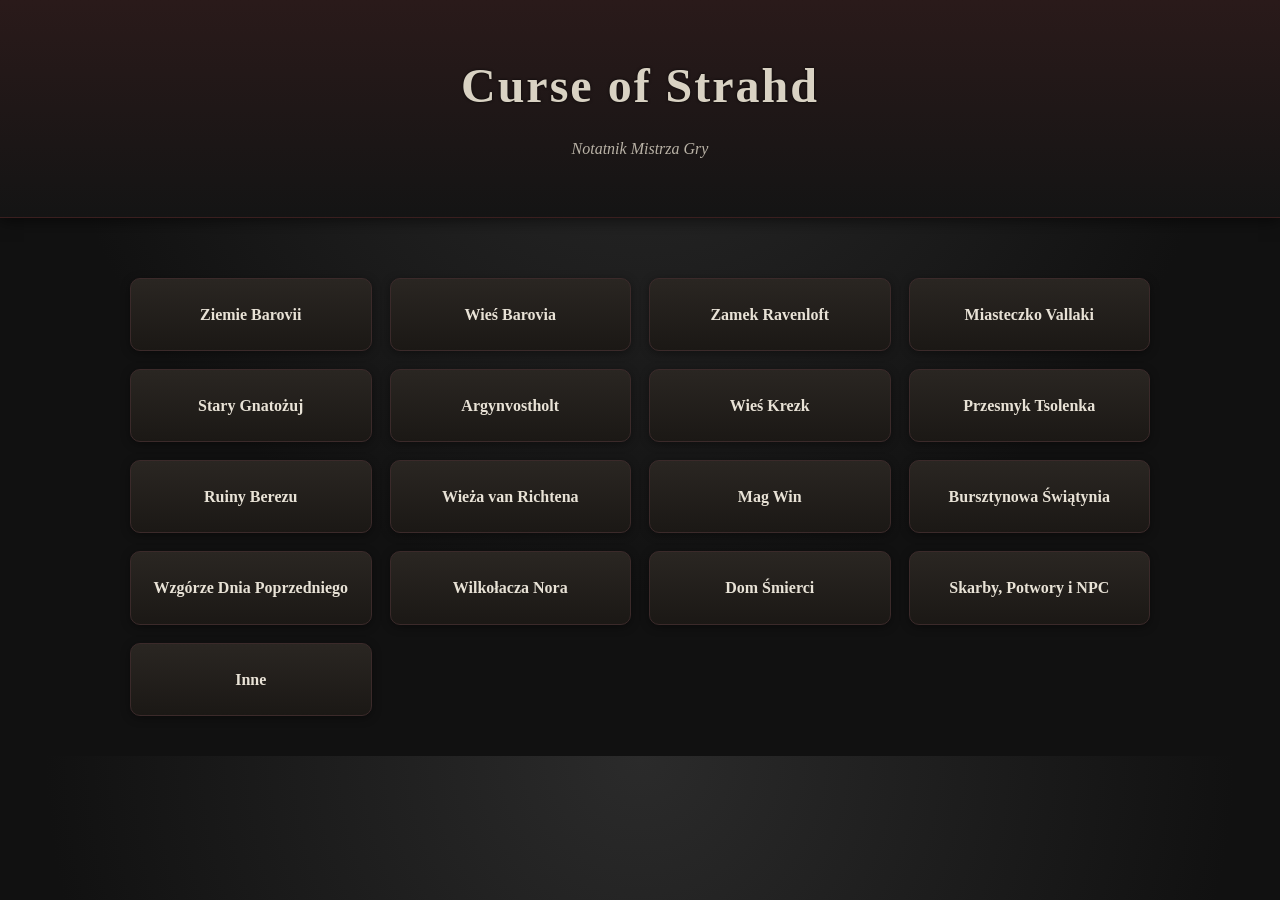
<file: index.html>
<!DOCTYPE html>
<html lang="pl">
<head>
<meta charset="UTF-8">
<title>Curse of Strahd - Notatnik MG</title>
<link rel="stylesheet" href="style.css">
</head>
<body>

<header>
    <h1>Curse of Strahd</h1>
    <p>Notatnik Mistrza Gry</p>
</header>

<main class="grid">

    <a href="pages/ziemie-barovii.html" class="card">Ziemie Barovii</a>
    <a href="pages/wies-barovia.html" class="card">Wieś Barovia</a>
    <a href="pages/zamek-ravenloft.html" class="card">Zamek Ravenloft</a>
    <a href="pages/vallaki.html" class="card">Miasteczko Vallaki</a>
    <a href="pages/stary-gnatozuj.html" class="card">Stary Gnatożuj</a>
    <a href="pages/argynvostholt.html" class="card">Argynvostholt</a>
    <a href="pages/krezk.html" class="card">Wieś Krezk</a>
    <a href="pages/przesmyk-tsolenka.html" class="card">Przesmyk Tsolenka</a>
    <a href="pages/berez.html" class="card">Ruiny Berezu</a>
    <a href="pages/wieza-van-richtena.html" class="card">Wieża van Richtena</a>
    <a href="pages/mag-win.html" class="card">Mag Win</a>
    <a href="pages/bursztynowa-swiatynia.html" class="card">Bursztynowa Świątynia</a>
    <a href="pages/wzgorze-dnia-poprzedniego.html" class="card">Wzgórze Dnia Poprzedniego</a>
    <a href="pages/wilkolacza-nora.html" class="card">Wilkołacza Nora</a>
    <a href="pages/dom-smierci.html" class="card">Dom Śmierci</a>
    <a href="pages/skarby-potwory-npc.html" class="card">Skarby, Potwory i NPC</a>
    <a href="pages/inne.html" class="card">Inne</a>

</main>

</body>
</html>
</file>
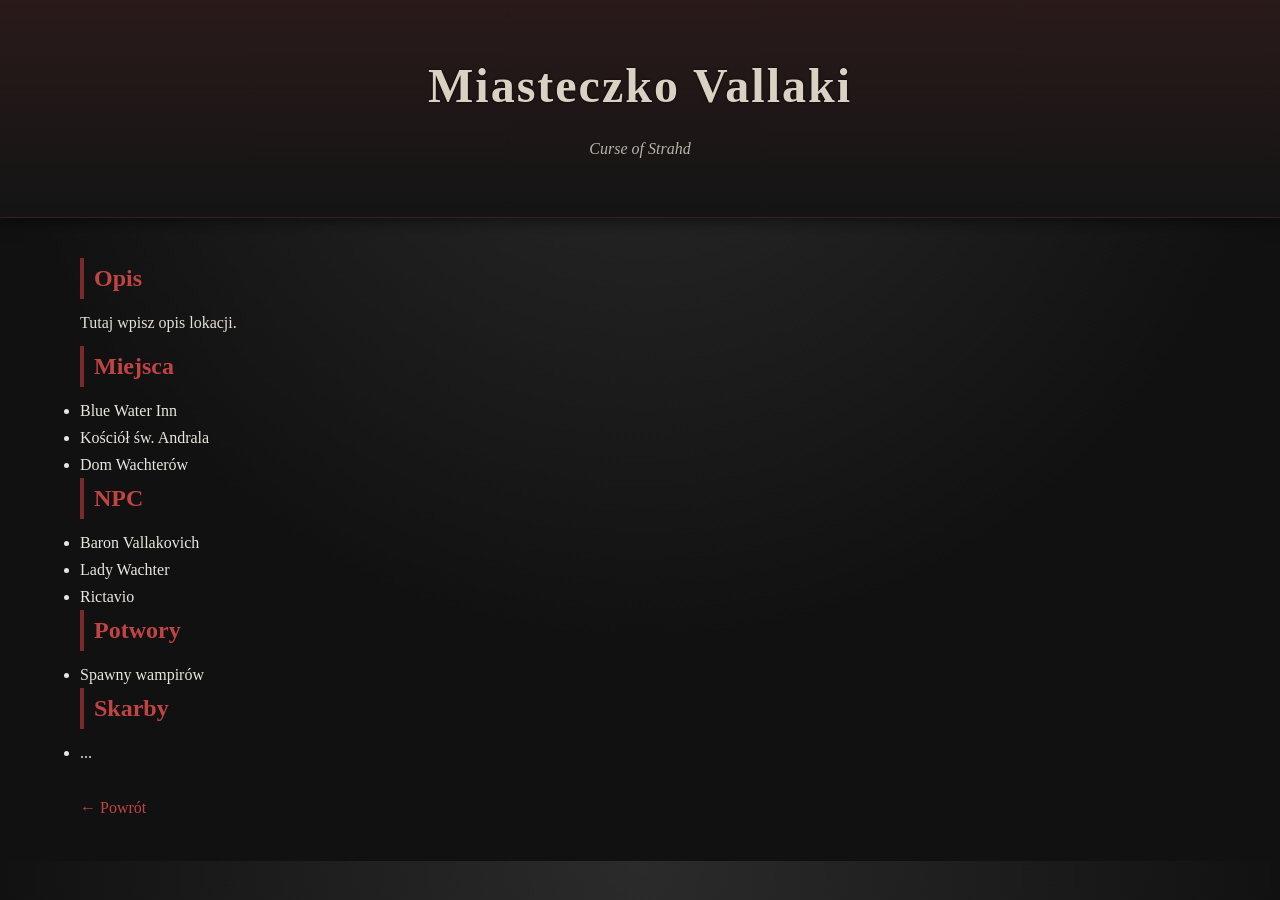
<file: vallaki.html>
<!DOCTYPE html>
<html lang="pl">
<head>
<meta charset="UTF-8">
<title>Vallaki</title>
<link rel="stylesheet" href="../style.css">
</head>
<body>

<header>
    <h1>Miasteczko Vallaki</h1>
    <p>Curse of Strahd</p>
</header>

<main style="max-width:1200px;margin:auto;padding:40px;">

    <h2>Opis</h2>
    <p>
        Tutaj wpisz opis lokacji.
    </p>

    <h2>Miejsca</h2>
    <ul>
        <li>Blue Water Inn</li>
        <li>Kościół św. Andrala</li>
        <li>Dom Wachterów</li>
    </ul>

    <h2>NPC</h2>
    <ul>
        <li>Baron Vallakovich</li>
        <li>Lady Wachter</li>
        <li>Rictavio</li>
    </ul>

    <h2>Potwory</h2>
    <ul>
        <li>Spawny wampirów</li>
    </ul>

    <h2>Skarby</h2>
    <ul>
        <li>...</li>
    </ul>

    <br>
    <a href="../index.html">← Powrót</a>

</main>

</body>
</html>
</file>
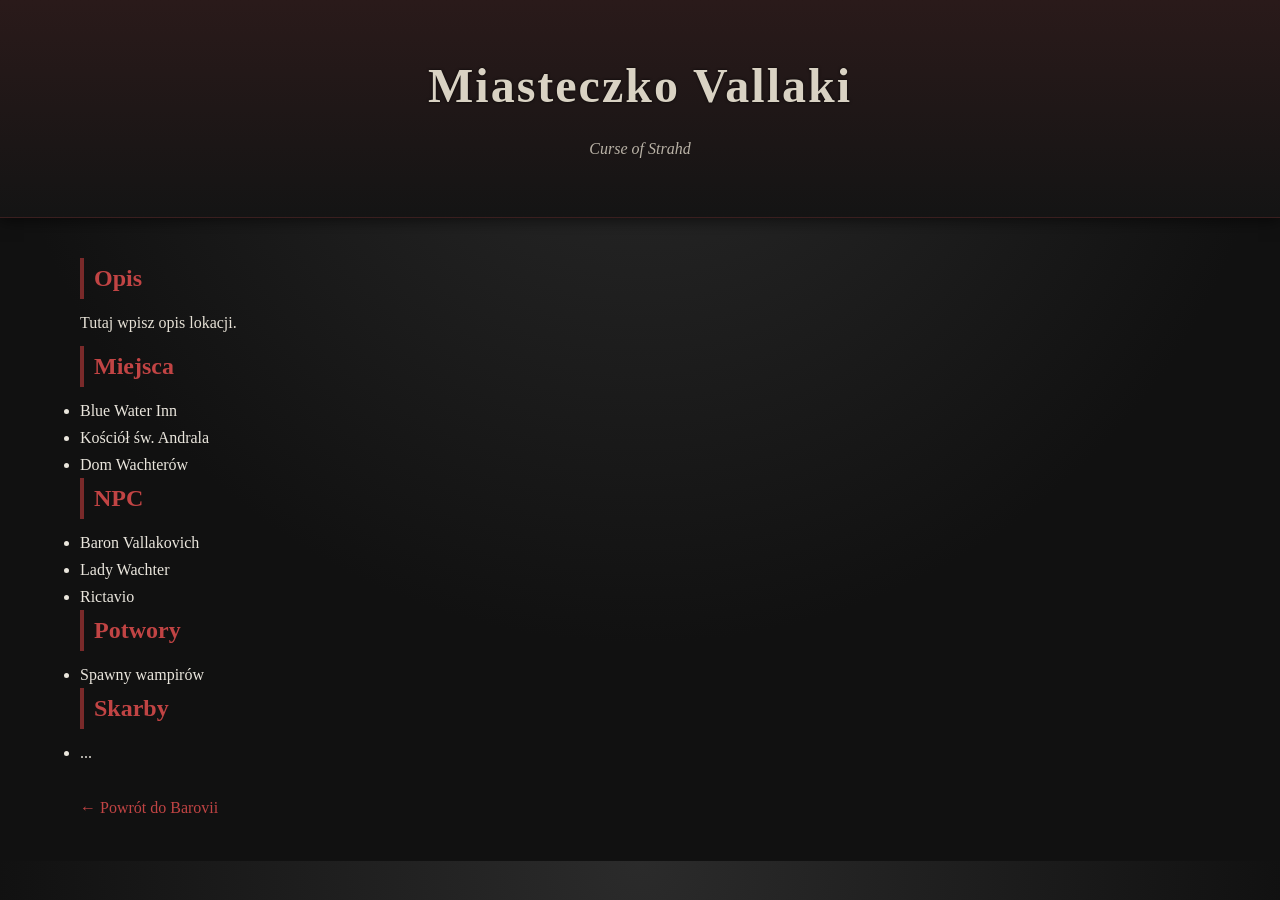
<file: pages/vallaki.html>
<!DOCTYPE html>
<html lang="pl">
<head>
<meta charset="UTF-8">
<title>Vallaki</title>
<link rel="stylesheet" href="../style.css">
</head>
<body>

<header>
    <h1>Miasteczko Vallaki</h1>
    <p>Curse of Strahd</p>
</header>

<main style="max-width:1200px;margin:auto;padding:40px;">

    <h2>Opis</h2>
    <p>
        Tutaj wpisz opis lokacji.
    </p>

    <h2>Miejsca</h2>
    <ul>
        <li>Blue Water Inn</li>
        <li>Kościół św. Andrala</li>
        <li>Dom Wachterów</li>
    </ul>

    <h2>NPC</h2>
    <ul>
        <li>Baron Vallakovich</li>
        <li>Lady Wachter</li>
        <li>Rictavio</li>
    </ul>

    <h2>Potwory</h2>
    <ul>
        <li>Spawny wampirów</li>
    </ul>

    <h2>Skarby</h2>
    <ul>
        <li>...</li>
    </ul>

    <br>
<a href="../index.html">← Powrót do Barovii</a>

</main>

</body>
</html>
</file>
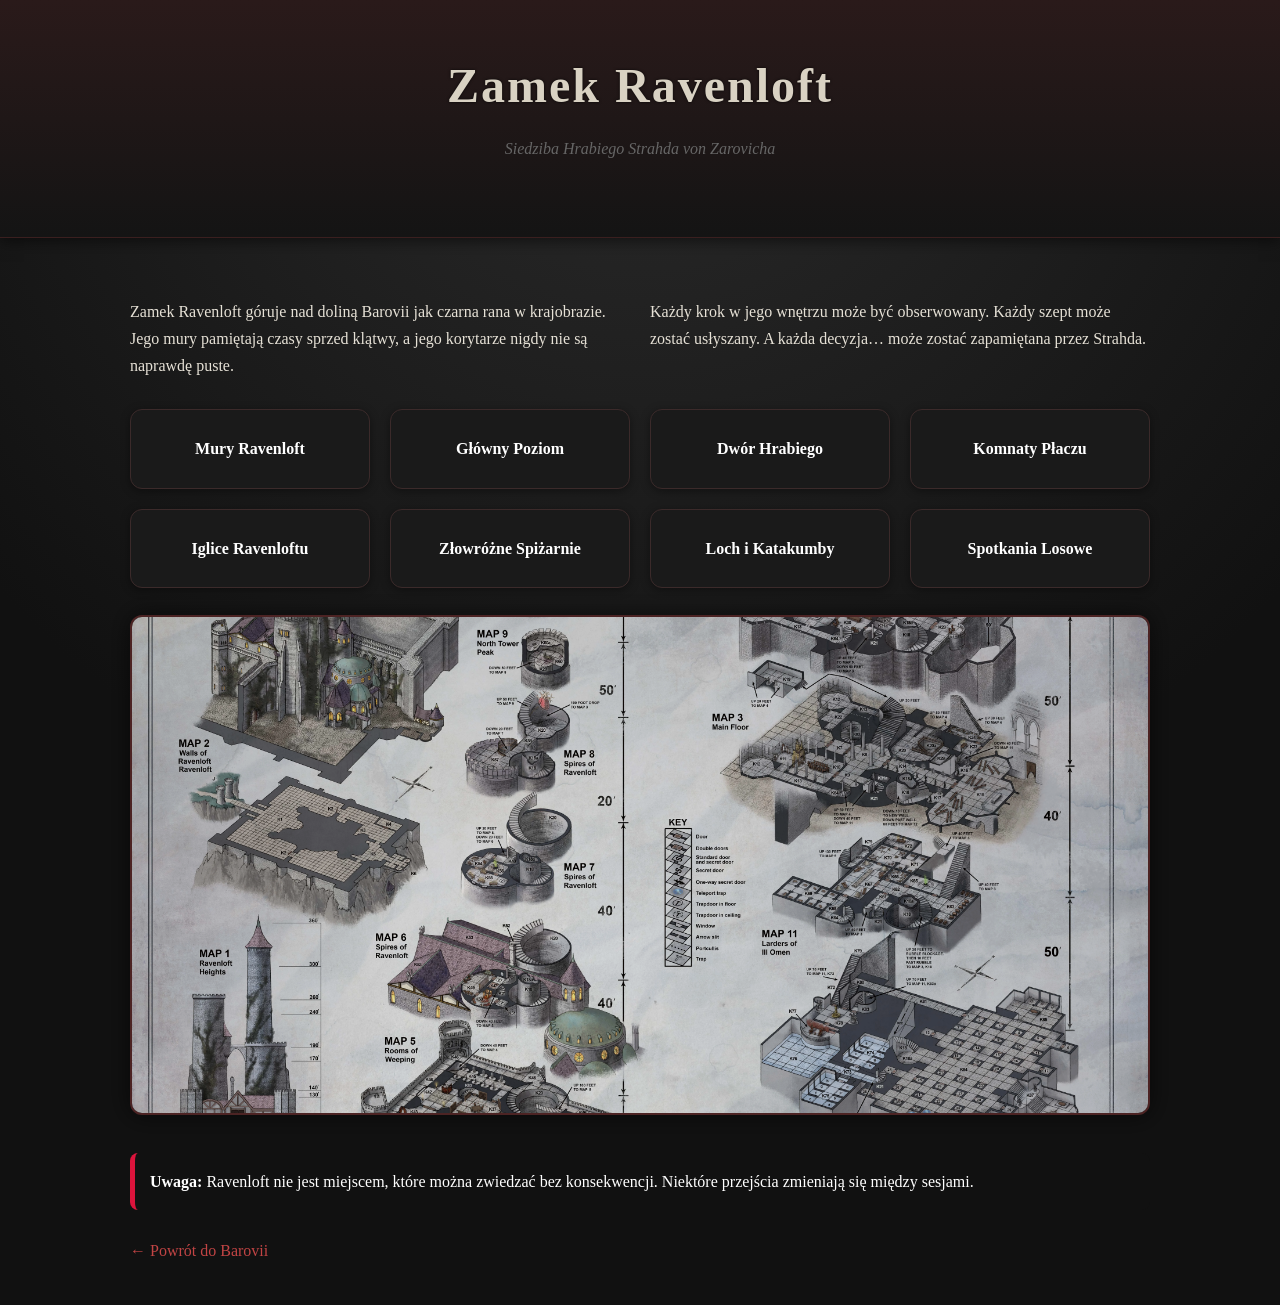
<file: pages/zamek-ravenloft.html>
<!DOCTYPE html>
<html lang="pl">
<head>
<meta charset="UTF-8">
<title>Zamek Ravenloft</title>
<link rel="stylesheet" href="../style.css">

<style>
main{
    max-width:1100px;
    margin:auto;
    padding:40px;
}

h1{
    font-size:3rem;
    text-align:center;
}

.subtitle{
    text-align:center;
    color:#666;
    margin-bottom:30px;
}

.lore{
    background:#f5f5f5;
    padding:20px;
    border-radius:12px;
    margin-bottom:30px;
    line-height:1.6;
}

.grid{
    display:grid;
    grid-template-columns:repeat(auto-fit,minmax(240px,1fr));
    gap:20px;
}

.card{
    display:block;
    padding:25px;
    background:#1a1a1a;
    color:white;
    text-decoration:none;
    border-radius:12px;
    transition:0.2s;
    font-weight:bold;
    text-align:center;
}

.card:hover{
    transform:translateY(-5px);
    background:#333;
}

.warning{
    margin-top:30px;
    padding:15px;
    background:#111;
    color:#fff;
    border-left:5px solid crimson;
    border-radius:8px;
}
</style>

</head>
<body>

<header>
    <h1>Zamek Ravenloft</h1>
    <p class="subtitle">Siedziba Hrabiego Strahda von Zarovicha</p>
</header>

<main>

<section class="grid">
    <p>
        Zamek Ravenloft góruje nad doliną Barovii jak czarna rana w krajobrazie.
        Jego mury pamiętają czasy sprzed klątwy, a jego korytarze nigdy nie są naprawdę puste.
    </p>

    <p>
        Każdy krok w jego wnętrzu może być obserwowany. Każdy szept może zostać usłyszany.
        A każda decyzja… może zostać zapamiętana przez Strahda.
    </p>
</section>

<section class="grid">

    <a class="card" href="page2/mury.html">
        Mury Ravenloft
    </a>

    <a class="card" href="page2/glowny.html">
        Główny Poziom
    </a>

    <a class="card" href="page2/dwor.html">
        Dwór Hrabiego
    </a>

    <a class="card" href="page2/komnaty.html">
        Komnaty Płaczu
    </a>

    <a class="card" href="page2/iglice.html">
        Iglice Ravenloftu
    </a>

    <a class="card" href="page2/spizarnie.html">
        Złowróżne Spiżarnie
    </a>

    <a class="card" href="page2/loch.html">
        Loch i Katakumby
    </a>

    <a class="card" href="page2/rtable2.html">
        Spotkania Losowe
    </a>

</section>

<br>
    
<section>
    
<div class="hero-image">
<a href="../MAPARAVENLOFT.jpg"><img src="../MAPARAVENLOFT.jpg"
         alt="Zamek Ravenloft"></a>
</div>
    
</section>

    
<section class="warning">
    <strong>Uwaga:</strong> Ravenloft nie jest miejscem, które można zwiedzać bez konsekwencji.
    Niektóre przejścia zmieniają się między sesjami.
</section>

<br>

<a href="../index.html">← Powrót do Barovii</a>



    
</main>

</body>
</html>
</file>
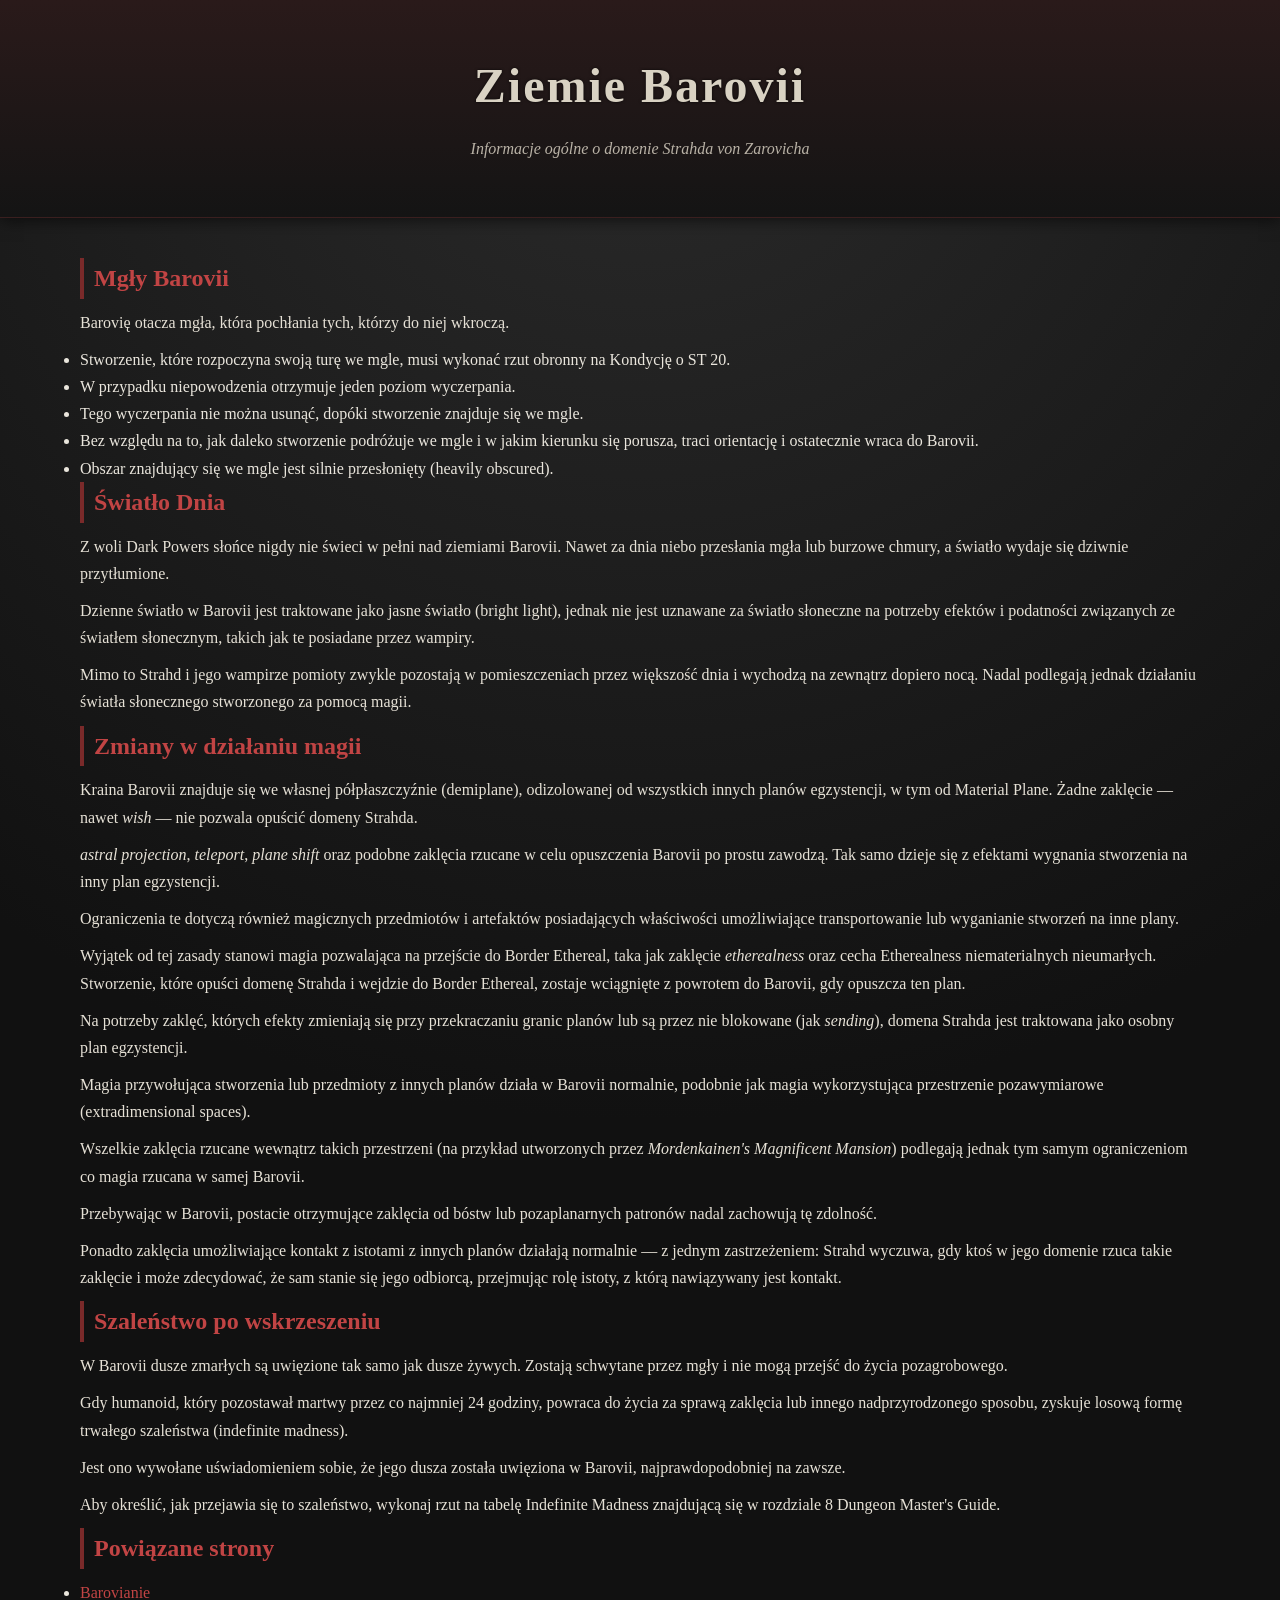
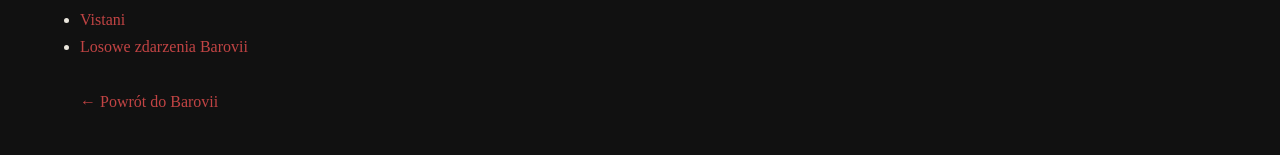
<file: pages/ziemie-barovii.html>
<!DOCTYPE html>
<html lang="pl">
<head>
<meta charset="UTF-8">
<title>Ziemie Barovii</title>
<link rel="stylesheet" href="../style.css">
</head>
<body>

<header>
    <h1>Ziemie Barovii</h1>
    <p>Informacje ogólne o domenie Strahda von Zarovicha</p>
</header>

<main style="max-width:1200px;margin:auto;padding:40px;">

    <section>
        <h2>Mgły Barovii</h2>

        <p>
            Barovię otacza mgła, która pochłania tych, którzy do niej wkroczą.
        </p>

        <ul>
            <li>
                Stworzenie, które rozpoczyna swoją turę we mgle, musi wykonać
                rzut obronny na Kondycję o ST 20.
            </li>
            <li>
                W przypadku niepowodzenia otrzymuje jeden poziom wyczerpania.
            </li>
            <li>
                Tego wyczerpania nie można usunąć, dopóki stworzenie znajduje się
                we mgle.
            </li>
            <li>
                Bez względu na to, jak daleko stworzenie podróżuje we mgle
                i w jakim kierunku się porusza, traci orientację i ostatecznie
                wraca do Barovii.
            </li>
            <li>
                Obszar znajdujący się we mgle jest silnie przesłonięty
                (heavily obscured).
            </li>
        </ul>
    </section>

    <section>
        <h2>Światło Dnia</h2>

        <p>
            Z woli Dark Powers słońce nigdy nie świeci w pełni nad ziemiami
            Barovii. Nawet za dnia niebo przesłania mgła lub burzowe chmury,
            a światło wydaje się dziwnie przytłumione.
        </p>

        <p>
            Dzienne światło w Barovii jest traktowane jako jasne światło
            (bright light), jednak nie jest uznawane za światło słoneczne
            na potrzeby efektów i podatności związanych ze światłem słonecznym,
            takich jak te posiadane przez wampiry.
        </p>

        <p>
            Mimo to Strahd i jego wampirze pomioty zwykle pozostają
            w pomieszczeniach przez większość dnia i wychodzą na zewnątrz
            dopiero nocą. Nadal podlegają jednak działaniu światła słonecznego
            stworzonego za pomocą magii.
        </p>
    </section>

    <section>
        <h2>Zmiany w działaniu magii</h2>

        <p>
            Kraina Barovii znajduje się we własnej półpłaszczyźnie
            (demiplane), odizolowanej od wszystkich innych planów egzystencji,
            w tym od Material Plane. Żadne zaklęcie — nawet
            <em>wish</em> — nie pozwala opuścić domeny Strahda.
        </p>

        <p>
            <em>astral projection</em>, <em>teleport</em>,
            <em>plane shift</em> oraz podobne zaklęcia rzucane w celu
            opuszczenia Barovii po prostu zawodzą. Tak samo dzieje się
            z efektami wygnania stworzenia na inny plan egzystencji.
        </p>

        <p>
            Ograniczenia te dotyczą również magicznych przedmiotów i artefaktów
            posiadających właściwości umożliwiające transportowanie lub
            wyganianie stworzeń na inne plany.
        </p>

        <p>
            Wyjątek od tej zasady stanowi magia pozwalająca na przejście do
            Border Ethereal, taka jak zaklęcie <em>etherealness</em>
            oraz cecha Etherealness niematerialnych nieumarłych.
            Stworzenie, które opuści domenę Strahda i wejdzie do Border
            Ethereal, zostaje wciągnięte z powrotem do Barovii,
            gdy opuszcza ten plan.
        </p>

        <p>
            Na potrzeby zaklęć, których efekty zmieniają się przy
            przekraczaniu granic planów lub są przez nie blokowane
            (jak <em>sending</em>), domena Strahda jest traktowana
            jako osobny plan egzystencji.
        </p>

        <p>
            Magia przywołująca stworzenia lub przedmioty z innych planów działa
            w Barovii normalnie, podobnie jak magia wykorzystująca przestrzenie
            pozawymiarowe (extradimensional spaces).
        </p>

        <p>
            Wszelkie zaklęcia rzucane wewnątrz takich przestrzeni
            (na przykład utworzonych przez
            <em>Mordenkainen's Magnificent Mansion</em>)
            podlegają jednak tym samym ograniczeniom co magia rzucana
            w samej Barovii.
        </p>

        <p>
            Przebywając w Barovii, postacie otrzymujące zaklęcia od bóstw
            lub pozaplanarnych patronów nadal zachowują tę zdolność.
        </p>

        <p>
            Ponadto zaklęcia umożliwiające kontakt z istotami z innych planów
            działają normalnie — z jednym zastrzeżeniem:
            Strahd wyczuwa, gdy ktoś w jego domenie rzuca takie zaklęcie
            i może zdecydować, że sam stanie się jego odbiorcą,
            przejmując rolę istoty, z którą nawiązywany jest kontakt.
        </p>
    </section>

    <section>
        <h2>Szaleństwo po wskrzeszeniu</h2>

        <p>
            W Barovii dusze zmarłych są uwięzione tak samo jak dusze żywych.
            Zostają schwytane przez mgły i nie mogą przejść do życia
            pozagrobowego.
        </p>

        <p>
            Gdy humanoid, który pozostawał martwy przez co najmniej
            24 godziny, powraca do życia za sprawą zaklęcia lub innego
            nadprzyrodzonego sposobu, zyskuje losową formę trwałego
            szaleństwa (indefinite madness).
        </p>

        <p>
            Jest ono wywołane uświadomieniem sobie, że jego dusza została
            uwięziona w Barovii, najprawdopodobniej na zawsze.
        </p>

        <p>
            Aby określić, jak przejawia się to szaleństwo, wykonaj rzut
            na tabelę Indefinite Madness znajdującą się w rozdziale 8
            Dungeon Master's Guide.
        </p>
    </section>

    <section>
        <h2>Powiązane strony</h2>

        <ul>
            <li>
                <a href="page1/barovians.html">
                    Barovianie
                </a>
            </li>

            <li>
                <a href="page1/vistani.html">
                    Vistani
                </a>
            </li>

            <li>
                <a href="page1/rtable1.html">
                    Losowe zdarzenia Barovii
                </a>
            </li>
        </ul>
    </section>

    <br>

<a href="../index.html">← Powrót do Barovii</a>

</main>

</body>
</html>
</file>
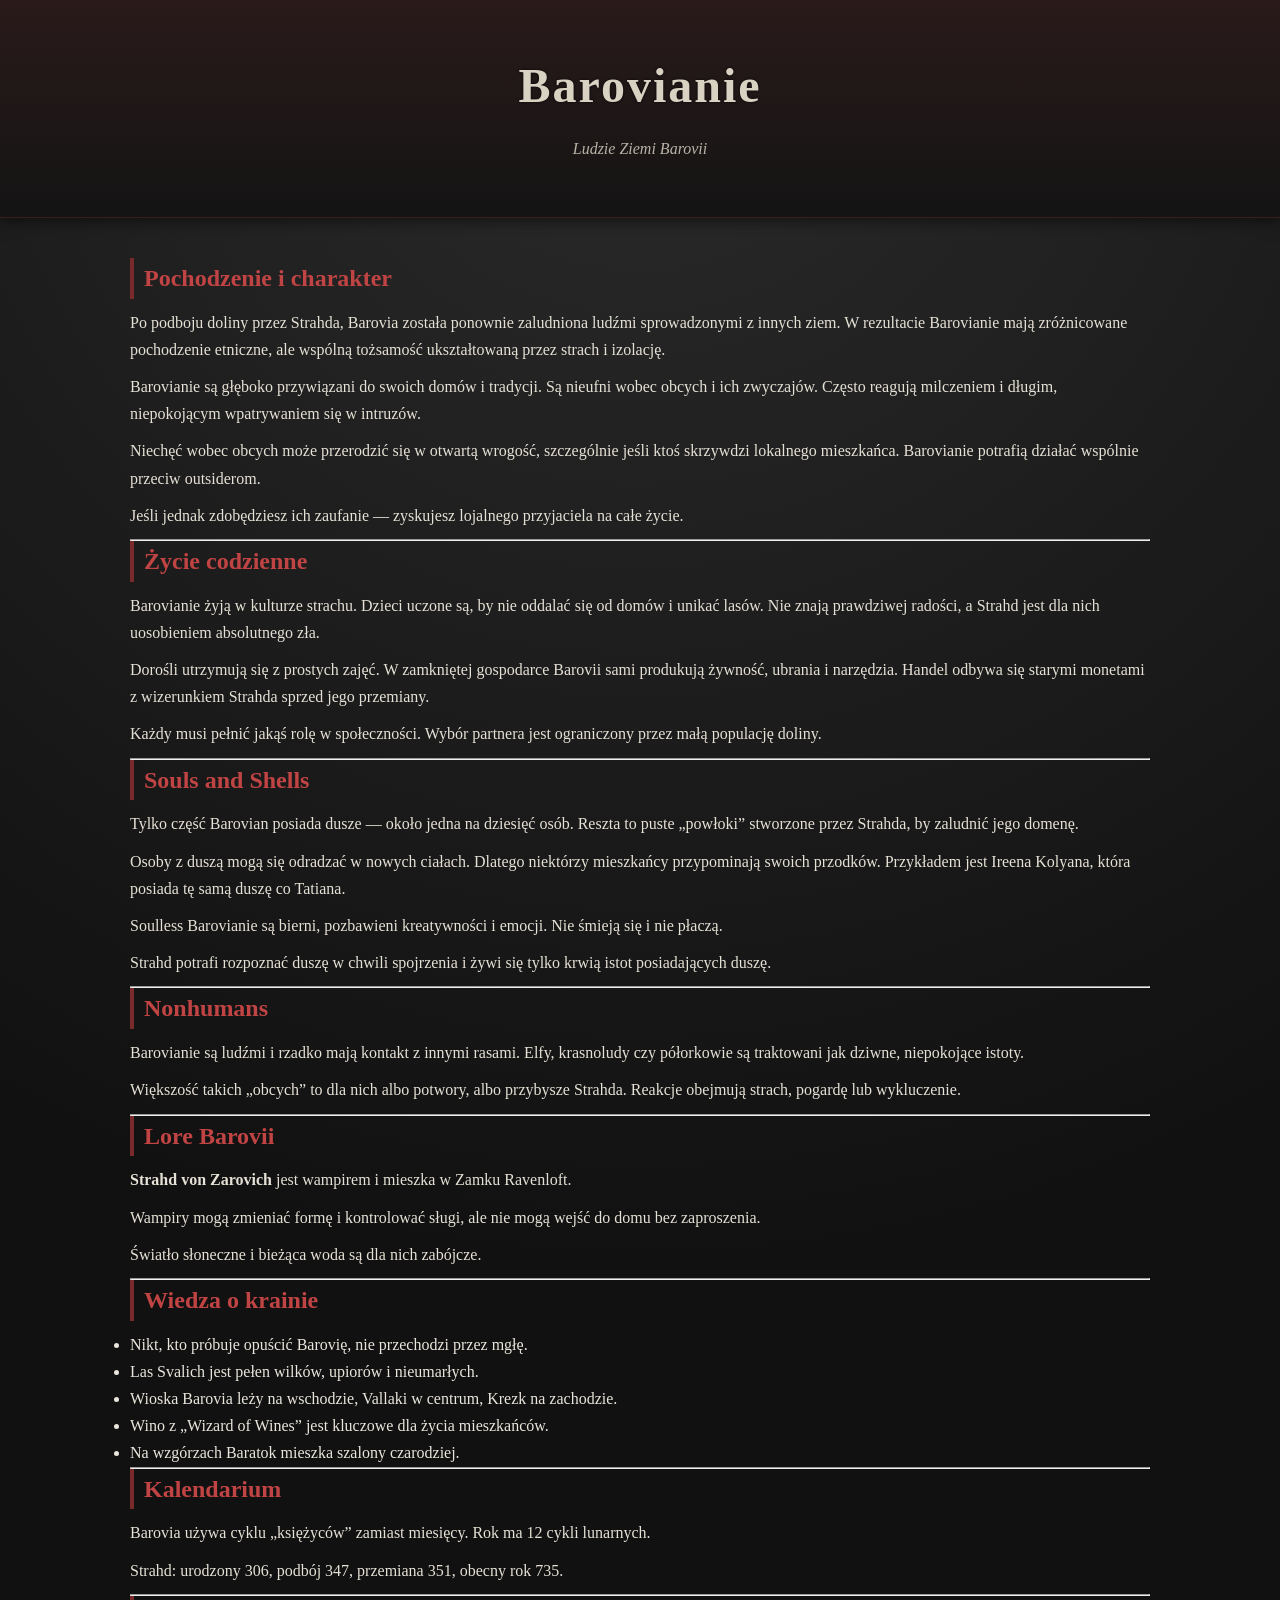
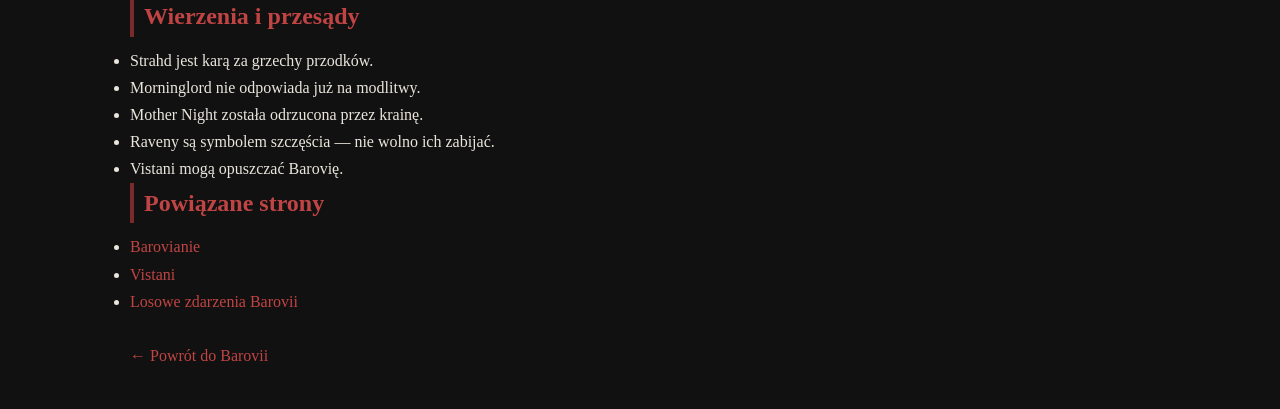
<file: pages/page1/barovians.html>
<!DOCTYPE html>
<html lang="pl">
<head>
<meta charset="UTF-8">
<title>Barovianie</title>
<link rel="stylesheet" href="../../style.css">
</head>
<body>

<header>
    <h1>Barovianie</h1>
    <p>Ludzie Ziemi Barovii</p>
</header>

<main style="max-width:1100px;margin:auto;padding:40px;">

<section>
<h2>Pochodzenie i charakter</h2>

<p>
Po podboju doliny przez Strahda, Barovia została ponownie zaludniona ludźmi sprowadzonymi z innych ziem.
W rezultacie Barovianie mają zróżnicowane pochodzenie etniczne, ale wspólną tożsamość ukształtowaną przez strach i izolację.
</p>

<p>
Barovianie są głęboko przywiązani do swoich domów i tradycji. Są nieufni wobec obcych i ich zwyczajów.
Często reagują milczeniem i długim, niepokojącym wpatrywaniem się w intruzów.
</p>

<p>
Niechęć wobec obcych może przerodzić się w otwartą wrogość, szczególnie jeśli ktoś skrzywdzi lokalnego mieszkańca.
Barovianie potrafią działać wspólnie przeciw outsiderom.
</p>

<p>
Jeśli jednak zdobędziesz ich zaufanie — zyskujesz lojalnego przyjaciela na całe życie.
</p>
</section>

<hr>

<section>
<h2>Życie codzienne</h2>

<p>
Barovianie żyją w kulturze strachu. Dzieci uczone są, by nie oddalać się od domów i unikać lasów.
Nie znają prawdziwej radości, a Strahd jest dla nich uosobieniem absolutnego zła.
</p>

<p>
Dorośli utrzymują się z prostych zajęć. W zamkniętej gospodarce Barovii sami produkują żywność, ubrania i narzędzia.
Handel odbywa się starymi monetami z wizerunkiem Strahda sprzed jego przemiany.
</p>

<p>
Każdy musi pełnić jakąś rolę w społeczności. Wybór partnera jest ograniczony przez małą populację doliny.
</p>
</section>

<hr>

<section>
<h2>Souls and Shells</h2>

<p>
Tylko część Barovian posiada dusze — około jedna na dziesięć osób.
Reszta to puste „powłoki” stworzone przez Strahda, by zaludnić jego domenę.
</p>

<p>
Osoby z duszą mogą się odradzać w nowych ciałach. Dlatego niektórzy mieszkańcy przypominają swoich przodków.
Przykładem jest Ireena Kolyana, która posiada tę samą duszę co Tatiana.
</p>

<p>
Soulless Barovianie są bierni, pozbawieni kreatywności i emocji. Nie śmieją się i nie płaczą.
</p>

<p>
Strahd potrafi rozpoznać duszę w chwili spojrzenia i żywi się tylko krwią istot posiadających duszę.
</p>
</section>

<hr>

<section>
<h2>Nonhumans</h2>

<p>
Barovianie są ludźmi i rzadko mają kontakt z innymi rasami.
Elfy, krasnoludy czy półorkowie są traktowani jak dziwne, niepokojące istoty.
</p>

<p>
Większość takich „obcych” to dla nich albo potwory, albo przybysze Strahda.
Reakcje obejmują strach, pogardę lub wykluczenie.
</p>
</section>

<hr>

<section>
<h2>Lore Barovii</h2>

<p><b>Strahd von Zarovich</b> jest wampirem i mieszka w Zamku Ravenloft.</p>
<p>Wampiry mogą zmieniać formę i kontrolować sługi, ale nie mogą wejść do domu bez zaproszenia.</p>
<p>Światło słoneczne i bieżąca woda są dla nich zabójcze.</p>
</section>

<hr>

<section>
<h2>Wiedza o krainie</h2>

<ul>
<li>Nikt, kto próbuje opuścić Barovię, nie przechodzi przez mgłę.</li>
<li>Las Svalich jest pełen wilków, upiorów i nieumarłych.</li>
<li>Wioska Barovia leży na wschodzie, Vallaki w centrum, Krezk na zachodzie.</li>
<li>Wino z „Wizard of Wines” jest kluczowe dla życia mieszkańców.</li>
<li>Na wzgórzach Baratok mieszka szalony czarodziej.</li>
</ul>
</section>

<hr>

<section>
<h2>Kalendarium</h2>

<p>
Barovia używa cyklu „księżyców” zamiast miesięcy.
Rok ma 12 cykli lunar­nych.
</p>

<p>
Strahd: urodzony 306, podbój 347, przemiana 351, obecny rok 735.
</p>
</section>

<hr>

<section>
<h2>Wierzenia i przesądy</h2>

<ul>
<li>Strahd jest karą za grzechy przodków.</li>
<li>Morninglord nie odpowiada już na modlitwy.</li>
<li>Mother Night została odrzucona przez krainę.</li>
<li>Raveny są symbolem szczęścia — nie wolno ich zabijać.</li>
<li>Vistani mogą opuszczać Barovię.</li>
</ul>
</section>

 <section>
        <h2>Powiązane strony</h2>

        <ul>
            <li>
                <a href="barovians.html">
                    Barovianie
                </a>
            </li>

            <li>
                <a href="vistani.html">
                    Vistani
                </a>
            </li>

            <li>
                <a href="rtable1.html">
                    Losowe zdarzenia Barovii
                </a>
            </li>
        </ul>
    </section>
    
<br>
<a href="../../index.html">← Powrót do Barovii</a>

</main>
</body>
</html>
</file>
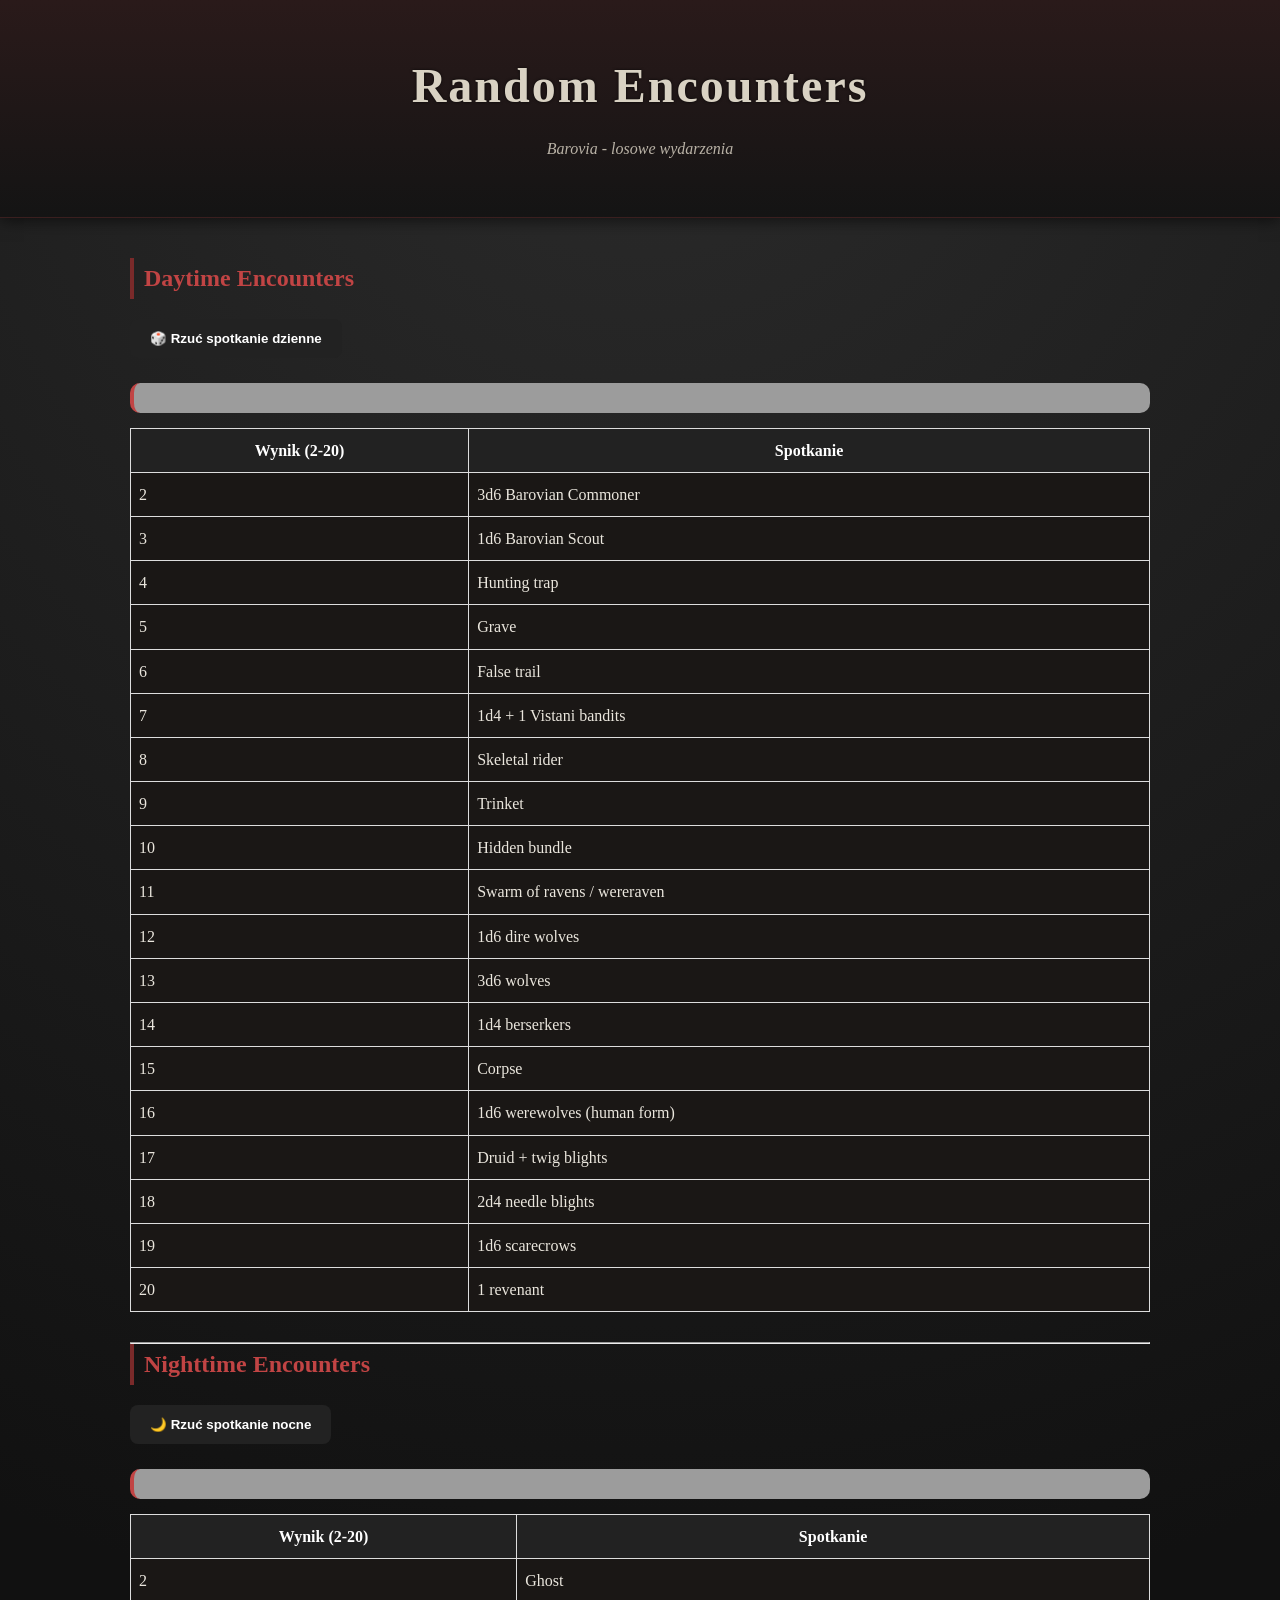
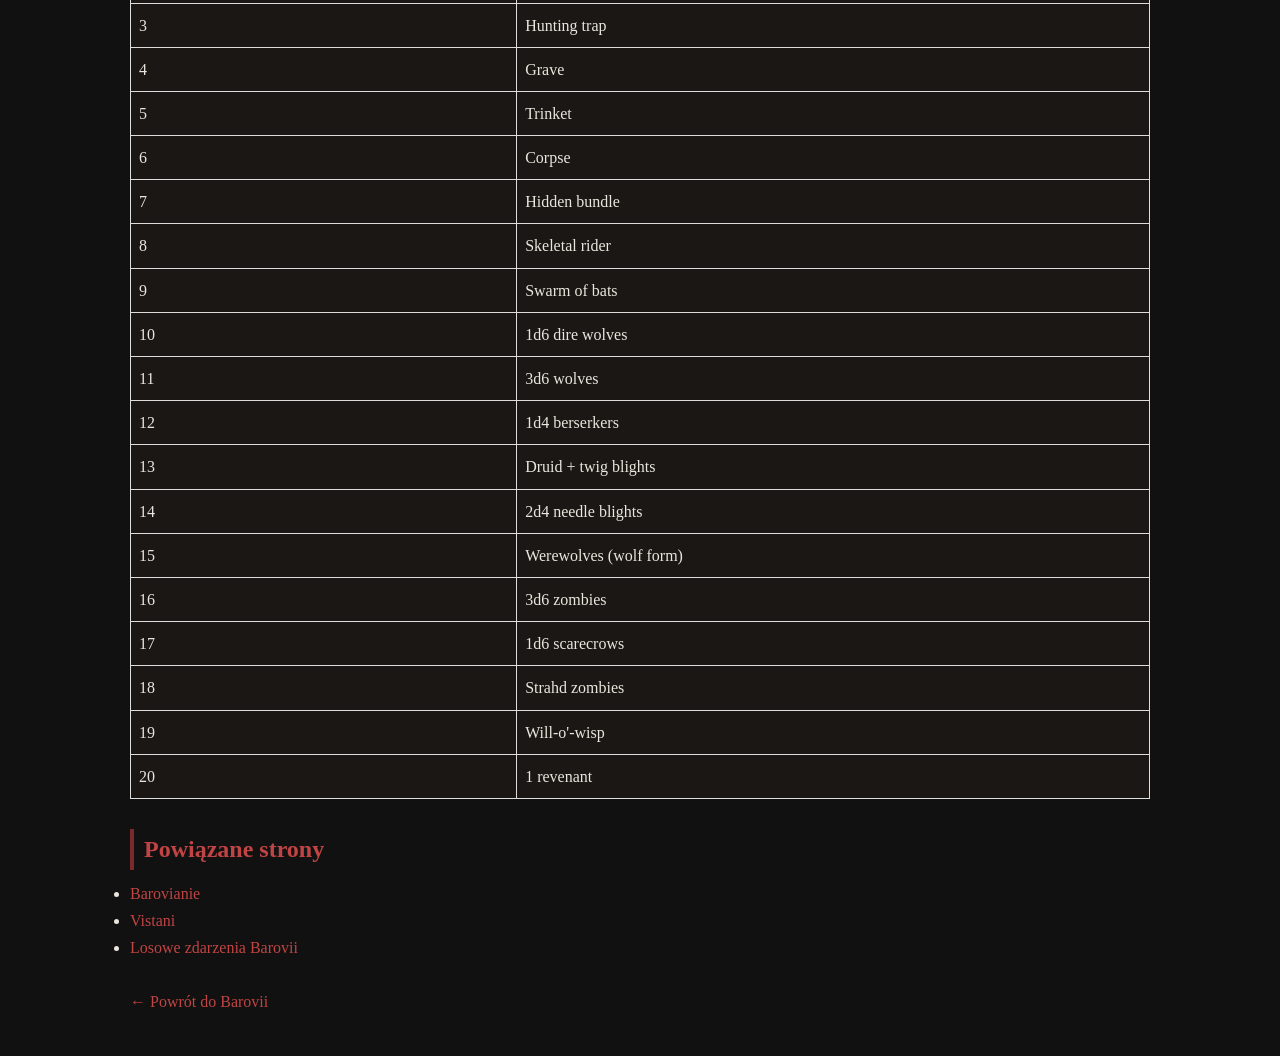
<file: pages/page1/rtable1.html>
<!DOCTYPE html>
<html lang="pl">
<head>
<meta charset="UTF-8">
<title>Random Encounters - Barovia</title>
<link rel="stylesheet" href="../../style.css">

<style>
main {
    max-width: 1100px;
    margin: auto;
    padding: 40px;
}

button {
    padding: 12px 20px;
    margin: 10px 0;
    border: none;
    background: #222;
    color: white;
    border-radius: 8px;
    cursor: pointer;
}

button:hover {
    background: #444;
}

.result {
    margin-top: 15px;
    padding: 15px;
    background: #9c9c9c;
    border-radius: 10px;
}

table {
    width: 100%;
    border-collapse: collapse;
    margin-bottom: 30px;
}

th, td {
    border: 1px solid #ddd;
    padding: 8px;
}

th {
    background: #222;
    color: white;
}
</style>
</head>

<body>

<header>
    <h1>Random Encounters</h1>
    <p>Barovia - losowe wydarzenia</p>
</header>

<main>

<!-- ================= DAYTIME ================= -->
<section>
    <h2>Daytime Encounters</h2>

    <button onclick="rollDay()">🎲 Rzuć spotkanie dzienne</button>

    <div id="dayResult" class="result"></div>

    <table>
        <tr><th>Wynik (2-20)</th><th>Spotkanie</th></tr>
        <tr><td>2</td><td>3d6 Barovian Commoner</td></tr>
        <tr><td>3</td><td>1d6 Barovian Scout</td></tr>
        <tr><td>4</td><td>Hunting trap</td></tr>
        <tr><td>5</td><td>Grave</td></tr>
        <tr><td>6</td><td>False trail</td></tr>
        <tr><td>7</td><td>1d4 + 1 Vistani bandits</td></tr>
        <tr><td>8</td><td>Skeletal rider</td></tr>
        <tr><td>9</td><td>Trinket</td></tr>
        <tr><td>10</td><td>Hidden bundle</td></tr>
        <tr><td>11</td><td>Swarm of ravens / wereraven</td></tr>
        <tr><td>12</td><td>1d6 dire wolves</td></tr>
        <tr><td>13</td><td>3d6 wolves</td></tr>
        <tr><td>14</td><td>1d4 berserkers</td></tr>
        <tr><td>15</td><td>Corpse</td></tr>
        <tr><td>16</td><td>1d6 werewolves (human form)</td></tr>
        <tr><td>17</td><td>Druid + twig blights</td></tr>
        <tr><td>18</td><td>2d4 needle blights</td></tr>
        <tr><td>19</td><td>1d6 scarecrows</td></tr>
        <tr><td>20</td><td>1 revenant</td></tr>
    </table>
</section>

<hr>

<!-- ================= NIGHT ================= -->
<section>
    <h2>Nighttime Encounters</h2>

    <button onclick="rollNight()">🌙 Rzuć spotkanie nocne</button>

    <div id="nightResult" class="result"></div>

    <table>
        <tr><th>Wynik (2-20)</th><th>Spotkanie</th></tr>
        <tr><td>2</td><td>Ghost</td></tr>
        <tr><td>3</td><td>Hunting trap</td></tr>
        <tr><td>4</td><td>Grave</td></tr>
        <tr><td>5</td><td>Trinket</td></tr>
        <tr><td>6</td><td>Corpse</td></tr>
        <tr><td>7</td><td>Hidden bundle</td></tr>
        <tr><td>8</td><td>Skeletal rider</td></tr>
        <tr><td>9</td><td>Swarm of bats</td></tr>
        <tr><td>10</td><td>1d6 dire wolves</td></tr>
        <tr><td>11</td><td>3d6 wolves</td></tr>
        <tr><td>12</td><td>1d4 berserkers</td></tr>
        <tr><td>13</td><td>Druid + twig blights</td></tr>
        <tr><td>14</td><td>2d4 needle blights</td></tr>
        <tr><td>15</td><td>Werewolves (wolf form)</td></tr>
        <tr><td>16</td><td>3d6 zombies</td></tr>
        <tr><td>17</td><td>1d6 scarecrows</td></tr>
        <tr><td>18</td><td>Strahd zombies</td></tr>
        <tr><td>19</td><td>Will-o'-wisp</td></tr>
        <tr><td>20</td><td>1 revenant</td></tr>
    </table>
</section>

 <section>
        <h2>Powiązane strony</h2>

        <ul>
            <li>
                <a href="barovians.html">
                    Barovianie
                </a>
            </li>

            <li>
                <a href="vistani.html">
                    Vistani
                </a>
            </li>

            <li>
                <a href="rtable1.html">
                    Losowe zdarzenia Barovii
                </a>
            </li>
        </ul>
    </section>

    
<br>
<a href="../../index.html">← Powrót do Barovii</a>


</main>

<script>
// true dice roll: d12 + d8 (Barovia table rule)
function rollDie(sides) {
    return Math.floor(Math.random() * sides) + 1;
}

// DAY
function rollDay() {
    const roll = rollDie(12) + rollDie(8);

    const table = {
        2: "3d6 Barovian Commoner",
        3: "1d6 Barovian Scout",
        4: "Hunting trap",
        5: "Grave",
        6: "False trail",
        7: "1d4 + 1 Vistani bandits",
        8: "Skeletal rider",
        9: "Trinket",
        10: "Hidden bundle",
        11: "Swarm of ravens / wereraven",
        12: "1d6 dire wolves",
        13: "3d6 wolves",
        14: "1d4 berserkers",
        15: "Corpse",
        16: "1d6 werewolves (human form)",
        17: "Druid + twig blights",
        18: "2d4 needle blights",
        19: "1d6 scarecrows",
        20: "1 revenant"
    };

    document.getElementById("dayResult").innerHTML =
        "🎲 Wynik: <b>" + roll + "</b><br>👉 " + table[roll];
}

// NIGHT
function rollNight() {
    const roll = rollDie(12) + rollDie(8);

    const table = {
        2: "Ghost",
        3: "Hunting trap",
        4: "Grave",
        5: "Trinket",
        6: "Corpse",
        7: "Hidden bundle",
        8: "Skeletal rider",
        9: "Swarm of bats",
        10: "1d6 dire wolves",
        11: "3d6 wolves",
        12: "1d4 berserkers",
        13: "Druid + twig blights",
        14: "2d4 needle blights",
        15: "Werewolves (wolf form)",
        16: "3d6 zombies",
        17: "1d6 scarecrows",
        18: "Strahd zombies",
        19: "Will-o'-wisp",
        20: "1 revenant"
    };

    document.getElementById("nightResult").innerHTML =
        "🌙 Wynik: <b>" + roll + "</b><br>👉 " + table[roll];
}
</script>

</body>
</html>
</file>
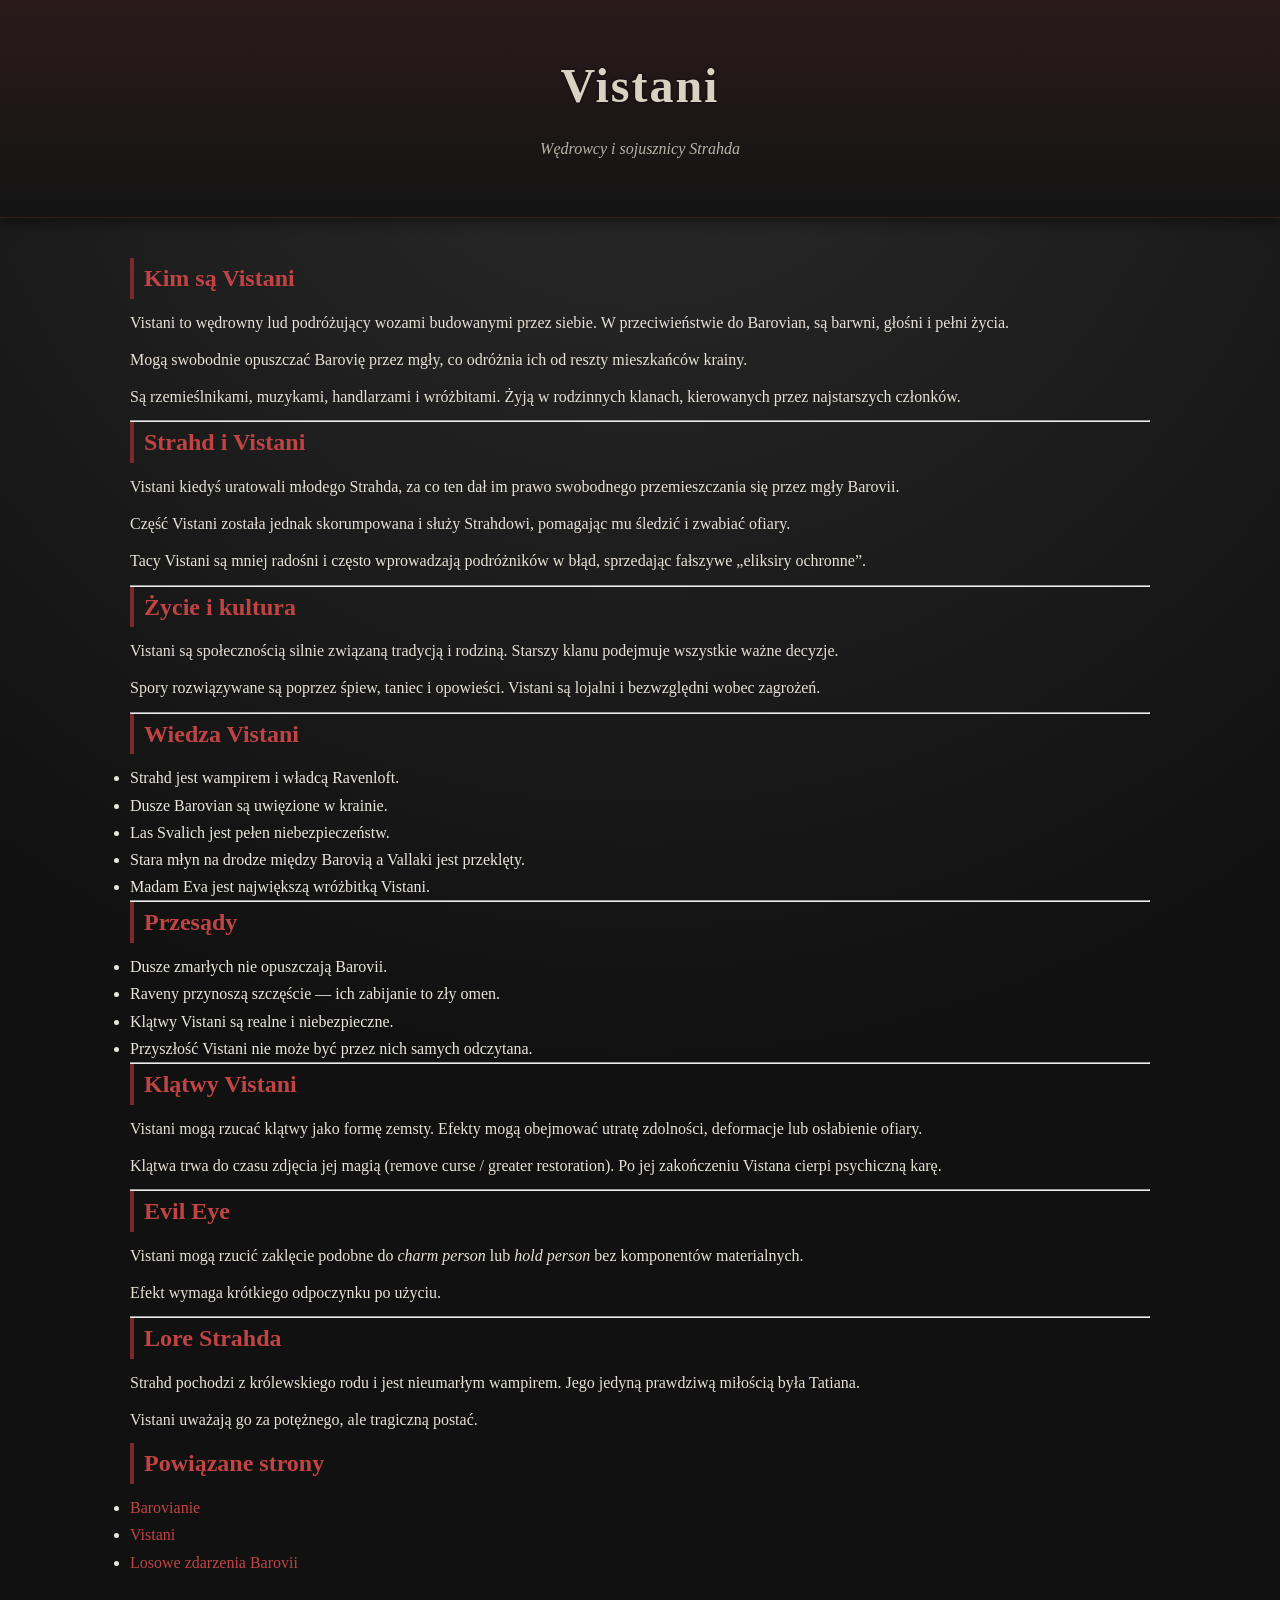
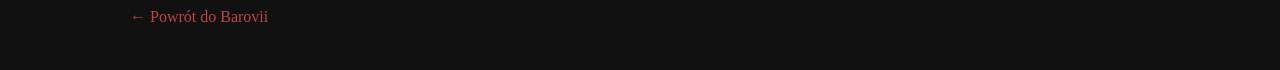
<file: pages/page1/vistani.html>
<!DOCTYPE html>
<html lang="pl">
<head>
<meta charset="UTF-8">
<title>Vistani</title>
<link rel="stylesheet" href="../../style.css">
</head>
<body>

<header>
    <h1>Vistani</h1>
    <p>Wędrowcy i sojusznicy Strahda</p>
</header>

<main style="max-width:1100px;margin:auto;padding:40px;">

<section>
<h2>Kim są Vistani</h2>

<p>
Vistani to wędrowny lud podróżujący wozami budowanymi przez siebie.
W przeciwieństwie do Barovian, są barwni, głośni i pełni życia.
</p>

<p>
Mogą swobodnie opuszczać Barovię przez mgły, co odróżnia ich od reszty mieszkańców krainy.
</p>

<p>
Są rzemieślnikami, muzykami, handlarzami i wróżbitami.
Żyją w rodzinnych klanach, kierowanych przez najstarszych członków.
</p>
</section>

<hr>

<section>
<h2>Strahd i Vistani</h2>

<p>
Vistani kiedyś uratowali młodego Strahda, za co ten dał im prawo swobodnego przemieszczania się przez mgły Barovii.
</p>

<p>
Część Vistani została jednak skorumpowana i służy Strahdowi, pomagając mu śledzić i zwabiać ofiary.
</p>

<p>
Tacy Vistani są mniej radośni i często wprowadzają podróżników w błąd, sprzedając fałszywe „eliksiry ochronne”.
</p>
</section>

<hr>

<section>
<h2>Życie i kultura</h2>

<p>
Vistani są społecznością silnie związaną tradycją i rodziną.
Starszy klanu podejmuje wszystkie ważne decyzje.
</p>

<p>
Spory rozwiązywane są poprzez śpiew, taniec i opowieści.
Vistani są lojalni i bezwzględni wobec zagrożeń.
</p>
</section>

<hr>

<section>
<h2>Wiedza Vistani</h2>

<ul>
<li>Strahd jest wampirem i władcą Ravenloft.</li>
<li>Dusze Barovian są uwięzione w krainie.</li>
<li>Las Svalich jest pełen niebezpieczeństw.</li>
<li>Stara młyn na drodze między Barovią a Vallaki jest przeklęty.</li>
<li>Madam Eva jest największą wróżbitką Vistani.</li>
</ul>
</section>

<hr>

<section>
<h2>Przesądy</h2>

<ul>
<li>Dusze zmarłych nie opuszczają Barovii.</li>
<li>Raveny przynoszą szczęście — ich zabijanie to zły omen.</li>
<li>Klątwy Vistani są realne i niebezpieczne.</li>
<li>Przyszłość Vistani nie może być przez nich samych odczytana.</li>
</ul>
</section>

<hr>

<section>
<h2>Klątwy Vistani</h2>

<p>
Vistani mogą rzucać klątwy jako formę zemsty.
Efekty mogą obejmować utratę zdolności, deformacje lub osłabienie ofiary.
</p>

<p>
Klątwa trwa do czasu zdjęcia jej magią (remove curse / greater restoration).
Po jej zakończeniu Vistana cierpi psychiczną karę.
</p>
</section>

<hr>

<section>
<h2>Evil Eye</h2>

<p>
Vistani mogą rzucić zaklęcie podobne do <i>charm person</i> lub <i>hold person</i>
bez komponentów materialnych.
</p>

<p>
Efekt wymaga krótkiego odpoczynku po użyciu.
</p>
</section>

<hr>

<section>
<h2>Lore Strahda</h2>

<p>
Strahd pochodzi z królewskiego rodu i jest nieumarłym wampirem.
Jego jedyną prawdziwą miłością była Tatiana.
</p>

<p>
Vistani uważają go za potężnego, ale tragiczną postać.
</p>
</section>

 <section>
        <h2>Powiązane strony</h2>

        <ul>
            <li>
                <a href="barovians.html">
                    Barovianie
                </a>
            </li>

            <li>
                <a href="vistani.html">
                    Vistani
                </a>
            </li>

            <li>
                <a href="rtable1.html">
                    Losowe zdarzenia Barovii
                </a>
            </li>
        </ul>
    </section>

    
<br>
<a href="../../index.html">← Powrót do Barovii</a>


</main>
</body>
</html>
</file>
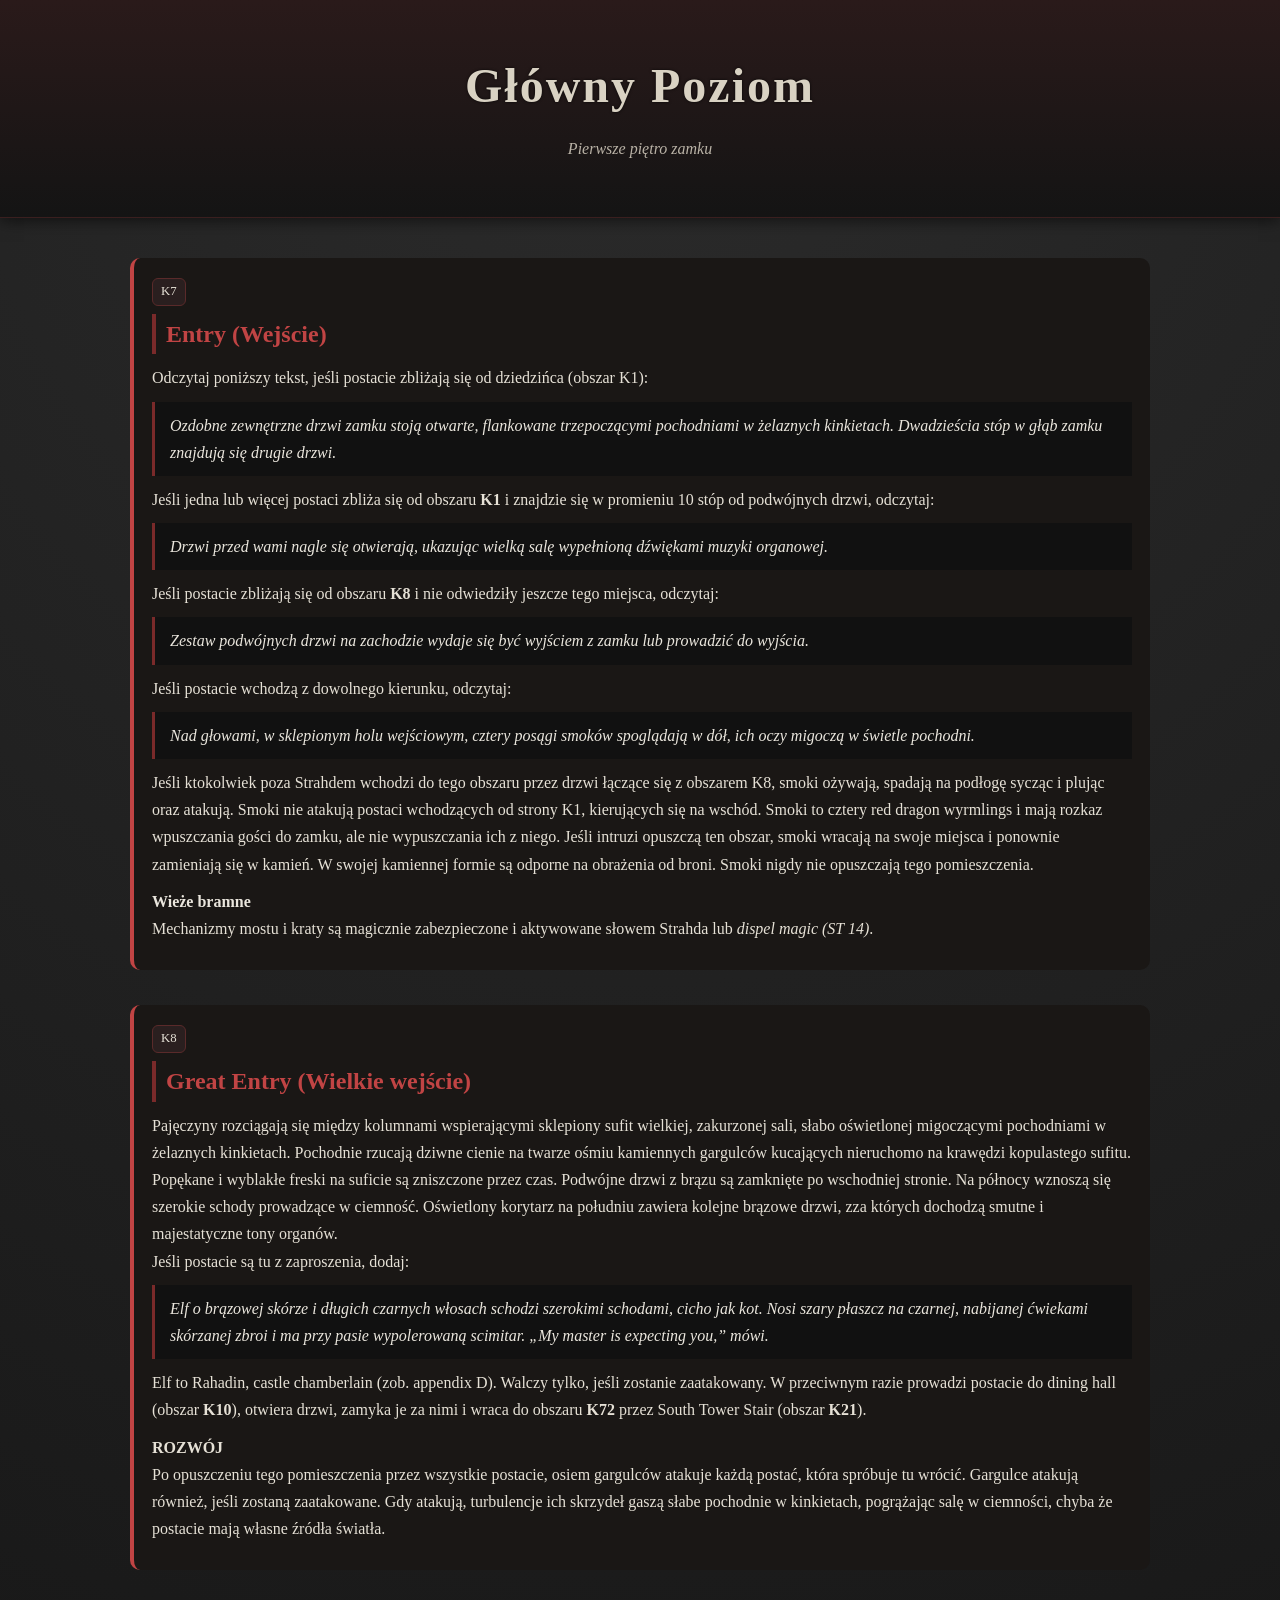
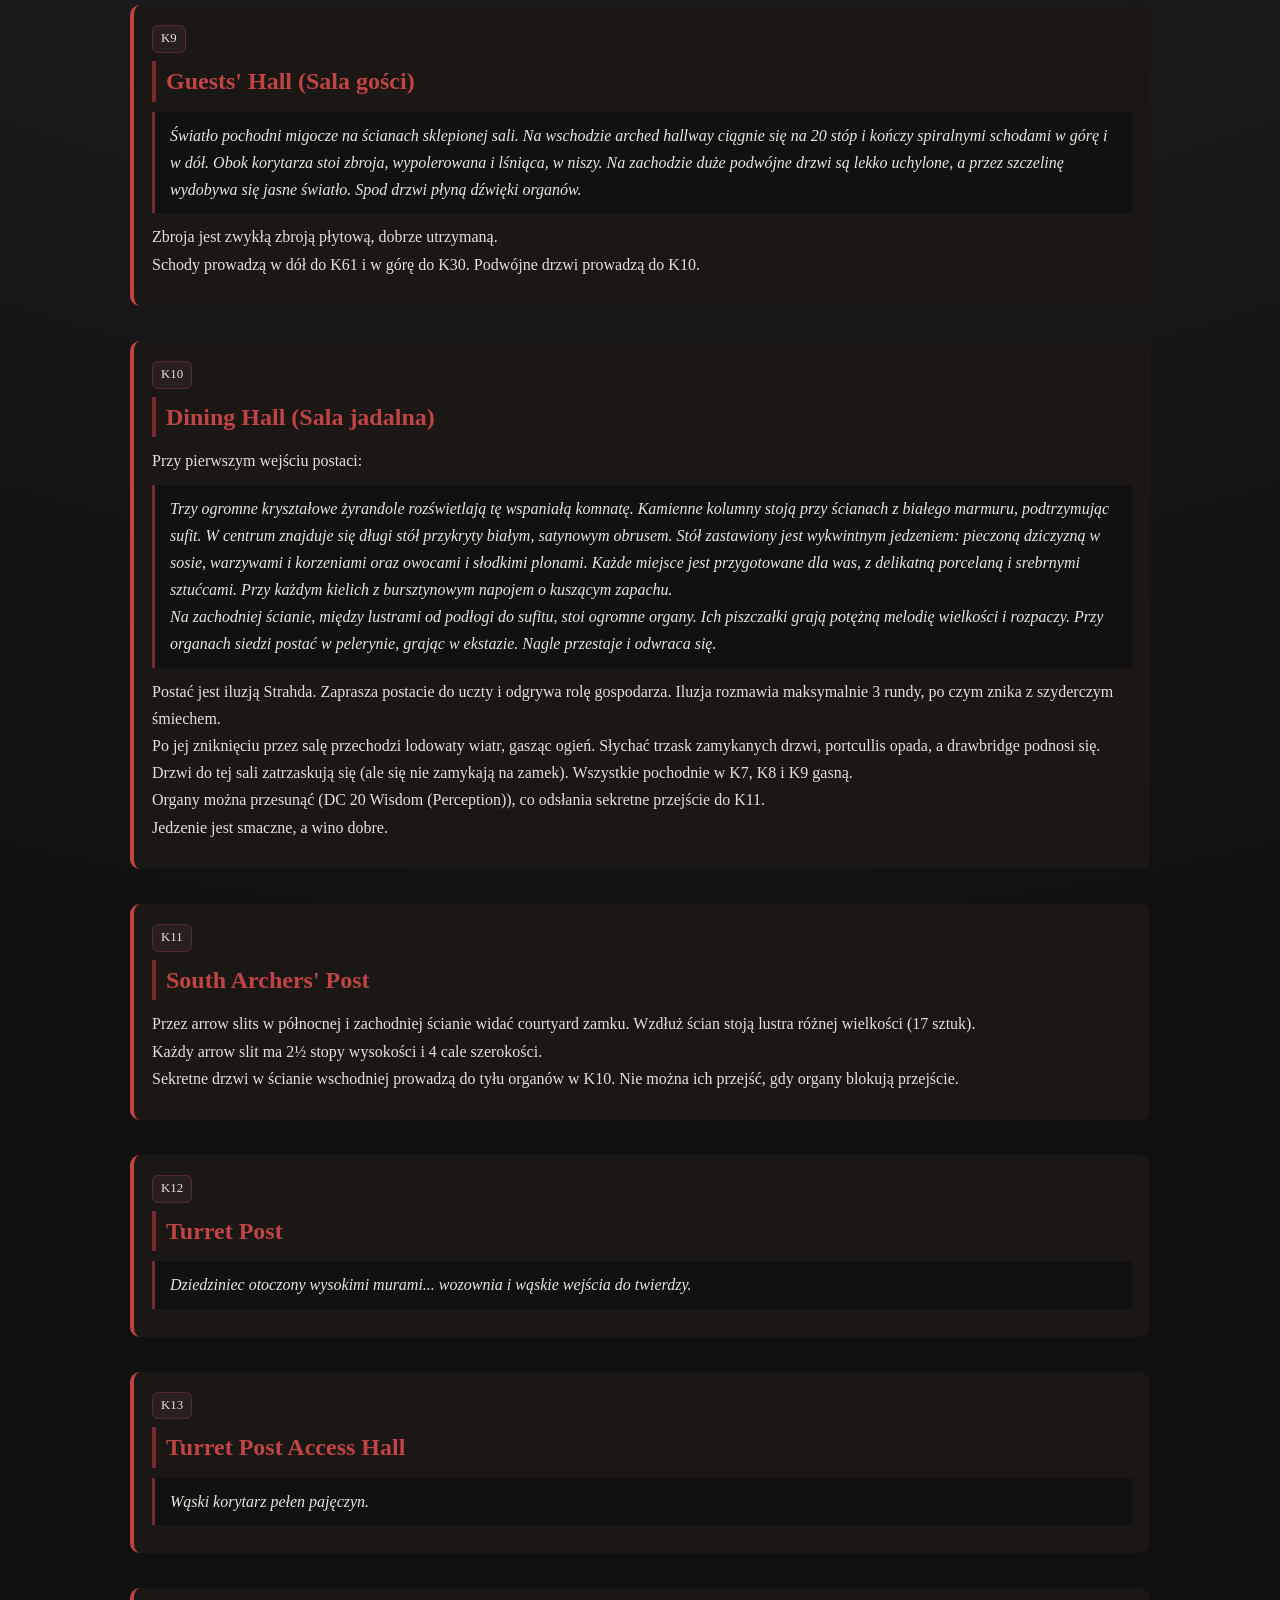
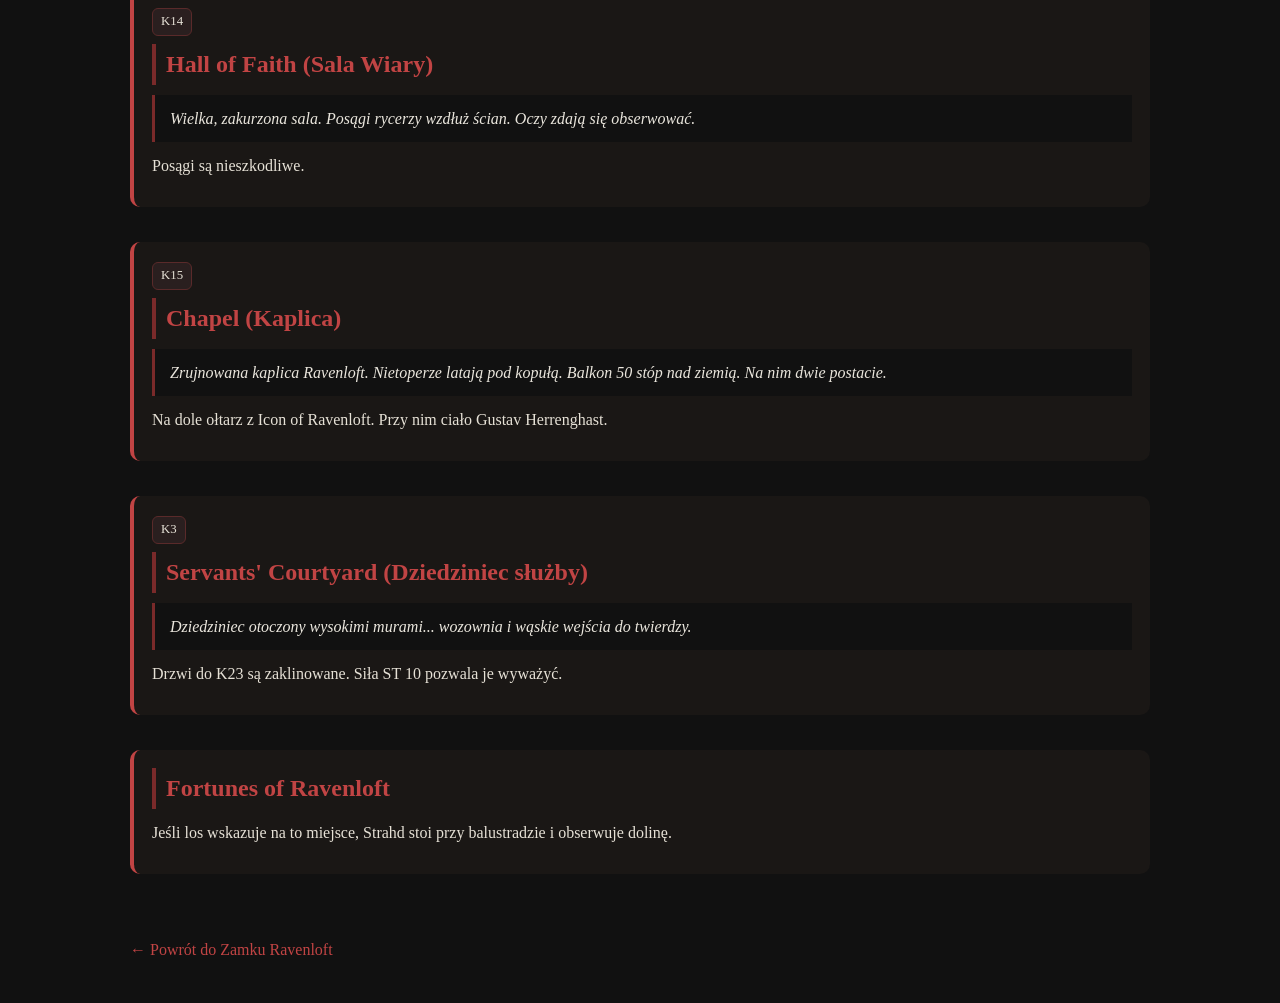
<file: pages/page2/glowny.html>
<!DOCTYPE html>
<html lang="pl">
<head>
<meta charset="UTF-8">
<title>Główny Poziom</title>
<link rel="stylesheet" href="../../style.css">

<style>
main{
    max-width:1100px;
    margin:auto;
    padding:40px;
}

.area{
    margin-bottom:35px;
    padding:18px;
    background:#1a1715;
    border-left:4px solid #c14444;
    border-radius:10px;
}

.area h2{
    margin-bottom:10px;
}

blockquote{
    margin:10px 0;
    padding:10px 15px;
    background:#111;
    border-left:3px solid #7a2a2a;
    font-style:italic;
}

.tag{
    display:inline-block;
    padding:2px 8px;
    font-size:0.8rem;
    background:#2a1f1f;
    border:1px solid #5a2a2a;
    border-radius:6px;
    margin-bottom:8px;
    color:#e6e1d6;
}
</style>

</head>

<body>

<header>
    <h1>Główny Poziom</h1>
    <p>Pierwsze piętro zamku</p>
</header>

<main>

<!-- ================= K7 ================= -->
<section class="area">
    <span class="tag">K7</span>
    <h2>Entry (Wejście)</h2>

    <p>
        Odczytaj poniższy tekst, jeśli postacie zbliżają się od dziedzińca (obszar K1):
    </p>

    <blockquote>
        Ozdobne zewnętrzne drzwi zamku stoją otwarte, flankowane trzepoczącymi pochodniami w żelaznych kinkietach. Dwadzieścia stóp w głąb zamku znajdują się drugie drzwi.
    </blockquote>

    <p>
        Jeśli jedna lub więcej postaci zbliża się od obszaru <b>K1</b> i znajdzie się w promieniu 10 stóp od podwójnych drzwi, odczytaj: 
    </p>
  
    <blockquote>
        Drzwi przed wami nagle się otwierają, ukazując wielką salę wypełnioną dźwiękami muzyki organowej.
    </blockquote>
  
    <p>
        Jeśli postacie zbliżają się od obszaru <b>K8</b> i nie odwiedziły jeszcze tego miejsca, odczytaj:
    </p>
  
    <blockquote>
        Zestaw podwójnych drzwi na zachodzie wydaje się być wyjściem z zamku lub prowadzić do wyjścia.
    </blockquote>
    
    <p>
        Jeśli postacie wchodzą z dowolnego kierunku, odczytaj:
    </p>
  
    <blockquote>
        Nad głowami, w sklepionym holu wejściowym, cztery posągi smoków spoglądają w dół, ich oczy migoczą w świetle pochodni.
    </blockquote>

    <p>
        Jeśli ktokolwiek poza Strahdem wchodzi do tego obszaru przez drzwi łączące się z obszarem K8, smoki ożywają, spadają na podłogę sycząc i plując oraz atakują. Smoki nie atakują postaci wchodzących od strony K1, kierujących się na wschód. Smoki to cztery red dragon wyrmlings i mają rozkaz wpuszczania gości do zamku, ale nie wypuszczania ich z niego. Jeśli intruzi opuszczą ten obszar, smoki wracają na swoje miejsca i ponownie zamieniają się w kamień. W swojej kamiennej formie są odporne na obrażenia od broni. Smoki nigdy nie opuszczają tego pomieszczenia.
    </p>
  
    <h4>Wieże bramne</h4>
    <p>
        Mechanizmy mostu i kraty są magicznie zabezpieczone i aktywowane słowem Strahda
        lub <i>dispel magic (ST 14)</i>.
    </p>
</section>

<!-- ================= K8 ================= -->
<section class="area">
    <span class="tag">K8</span>
    <h2>Great Entry (Wielkie wejście)</h2>
    
    <p>
        Pajęczyny rozciągają się między kolumnami wspierającymi sklepiony sufit wielkiej, zakurzonej sali, słabo oświetlonej migoczącymi pochodniami w żelaznych kinkietach. Pochodnie rzucają dziwne cienie na twarze ośmiu kamiennych gargulców kucających nieruchomo na krawędzi kopulastego sufitu. Popękane i wyblakłe freski na suficie są zniszczone przez czas. Podwójne drzwi z brązu są zamknięte po wschodniej stronie. Na północy wznoszą się szerokie schody prowadzące w ciemność. Oświetlony korytarz na południu zawiera kolejne brązowe drzwi, zza których dochodzą smutne i majestatyczne tony organów.
    <br> Jeśli postacie są tu z zaproszenia, dodaj:
    </p>
    <blockquote>
        Elf o brązowej skórze i długich czarnych włosach schodzi szerokimi schodami, cicho jak kot. Nosi szary płaszcz na czarnej, nabijanej ćwiekami skórzanej zbroi i ma przy pasie wypolerowaną scimitar. „My master is expecting you,” mówi.
    </blockquote>
    <p>
        Elf to Rahadin, castle chamberlain (zob. appendix D). Walczy tylko, jeśli zostanie zaatakowany. W przeciwnym razie prowadzi postacie do dining hall (obszar <b>K10</b>), otwiera drzwi, zamyka je za nimi i wraca do obszaru <b>K72</b> przez South Tower Stair (obszar <b>K21</b>).
    </p>
    <p>
        <b>ROZWÓJ</b><br>
        Po opuszczeniu tego pomieszczenia przez wszystkie postacie, osiem gargulców atakuje każdą postać, która spróbuje tu wrócić. Gargulce atakują również, jeśli zostaną zaatakowane. Gdy atakują, turbulencje ich skrzydeł gaszą słabe pochodnie w kinkietach, pogrążając salę w ciemności, chyba że postacie mają własne źródła światła.
    </p>

</section>

<!-- ================= K9 ================= -->
<section class="area">
    <span class="tag">K9</span>
    <h2>Guests' Hall (Sala gości)</h2>

    <blockquote>
        Światło pochodni migocze na ścianach sklepionej sali. Na wschodzie arched hallway ciągnie się na 20 stóp i kończy spiralnymi schodami w górę i w dół. Obok korytarza stoi zbroja, wypolerowana i lśniąca, w niszy. Na zachodzie duże podwójne drzwi są lekko uchylone, a przez szczelinę wydobywa się jasne światło. Spod drzwi płyną dźwięki organów.
    </blockquote>

    <p>
        Zbroja jest zwykłą zbroją płytową, dobrze utrzymaną.<br>
Schody prowadzą w dół do K61 i w górę do K30. Podwójne drzwi prowadzą do K10.
    </p>
</section>

    <!-- ================= K10 ================= -->
<section class="area">
    <span class="tag">K10</span>
    <h2>Dining Hall (Sala jadalna)</h2>
    <p>
        Przy pierwszym wejściu postaci:
    </p>
    
    <blockquote>
        Trzy ogromne kryształowe żyrandole rozświetlają tę wspaniałą komnatę. Kamienne kolumny stoją przy ścianach z białego marmuru, podtrzymując sufit. W centrum znajduje się długi stół przykryty białym, satynowym obrusem. Stół zastawiony jest wykwintnym jedzeniem: pieczoną dziczyzną w sosie, warzywami i korzeniami oraz owocami i słodkimi plonami. Każde miejsce jest przygotowane dla was, z delikatną porcelaną i srebrnymi sztućcami. Przy każdym kielich z bursztynowym napojem o kuszącym zapachu.
    <br>
        Na zachodniej ścianie, między lustrami od podłogi do sufitu, stoi ogromne organy. Ich piszczałki grają potężną melodię wielkości i rozpaczy. Przy organach siedzi postać w pelerynie, grając w ekstazie. Nagle przestaje i odwraca się.
    </blockquote>

    <p>
        Postać jest iluzją Strahda. Zaprasza postacie do uczty i odgrywa rolę gospodarza. Iluzja rozmawia maksymalnie 3 rundy, po czym znika z szyderczym śmiechem. <br> 
        Po jej zniknięciu przez salę przechodzi lodowaty wiatr, gasząc ogień. Słychać trzask zamykanych drzwi, portcullis opada, a drawbridge podnosi się. Drzwi do tej sali zatrzaskują się (ale się nie zamykają na zamek). Wszystkie pochodnie w K7, K8 i K9 gasną. <br>
        Organy można przesunąć (DC 20 Wisdom (Perception)), co odsłania sekretne przejście do K11.<br>
        Jedzenie jest smaczne, a wino dobre.
    </p>
</section>
    

    
<!-- ================= K11 ================= -->
<section class="area">
    <span class="tag">K11</span>
    <h2>South Archers' Post</h2>

    <p>
        Przez arrow slits w północnej i zachodniej ścianie widać courtyard zamku. Wzdłuż ścian stoją lustra różnej wielkości (17 sztuk).
<br>
Każdy arrow slit ma 2½ stopy wysokości i 4 cale szerokości.
<br>
Sekretne drzwi w ścianie wschodniej prowadzą do tyłu organów w K10. Nie można ich przejść, gdy organy blokują przejście.
    </p>
</section>

    

    
<!-- ================= K12 ================= -->
<section class="area">
    <span class="tag">K12</span>
    <h2>Turret Post</h2>

    <blockquote>
        Dziedziniec otoczony wysokimi murami... wozownia i wąskie wejścia do twierdzy.
    </blockquote>


</section>

    
<!-- ================= K13 ================= -->
<section class="area">
    <span class="tag">K13</span>
    <h2>Turret Post Access Hall</h2>

    <blockquote>
        Wąski korytarz pełen pajęczyn.
    </blockquote>


</section>


    
<!-- ================= K14 ================= -->
<section class="area">
    <span class="tag">K14</span>
    <h2>Hall of Faith (Sala Wiary)</h2>

    <blockquote>
        Wielka, zakurzona sala. Posągi rycerzy wzdłuż ścian. Oczy zdają się obserwować.
    </blockquote>

    <p>
        Posągi są nieszkodliwe.
    </p>
</section>


    
<!-- ================= K15 ================= -->
<section class="area">
    <span class="tag">K15</span>
    <h2>Chapel (Kaplica)</h2>

    <blockquote>
        Zrujnowana kaplica Ravenloft. Nietoperze latają pod kopułą. Balkon 50 stóp nad ziemią. Na nim dwie postacie.
    </blockquote>

    <p>
        Na dole ołtarz z Icon of Ravenloft. Przy nim ciało Gustav Herrenghast.
    </p>
</section>











    
<!-- ================= K3 ================= -->
<section class="area">
    <span class="tag">K3</span>
    <h2>Servants' Courtyard (Dziedziniec służby)</h2>

    <blockquote>
        Dziedziniec otoczony wysokimi murami... wozownia i wąskie wejścia do twierdzy.
    </blockquote>

    <p>
        Drzwi do K23 są zaklinowane. Siła ST 10 pozwala je wyważyć.
    </p>
</section>



<!-- ================= STRAHD ================= -->
<section class="area">
    <h2>Fortunes of Ravenloft</h2>

    <p>
        Jeśli los wskazuje na to miejsce, Strahd stoi przy balustradzie i obserwuje dolinę.
    </p>
</section>

<br>

<a href="../zamek-ravenloft.html">← Powrót do Zamku Ravenloft</a>

</main>

</body>
</html>
</file>
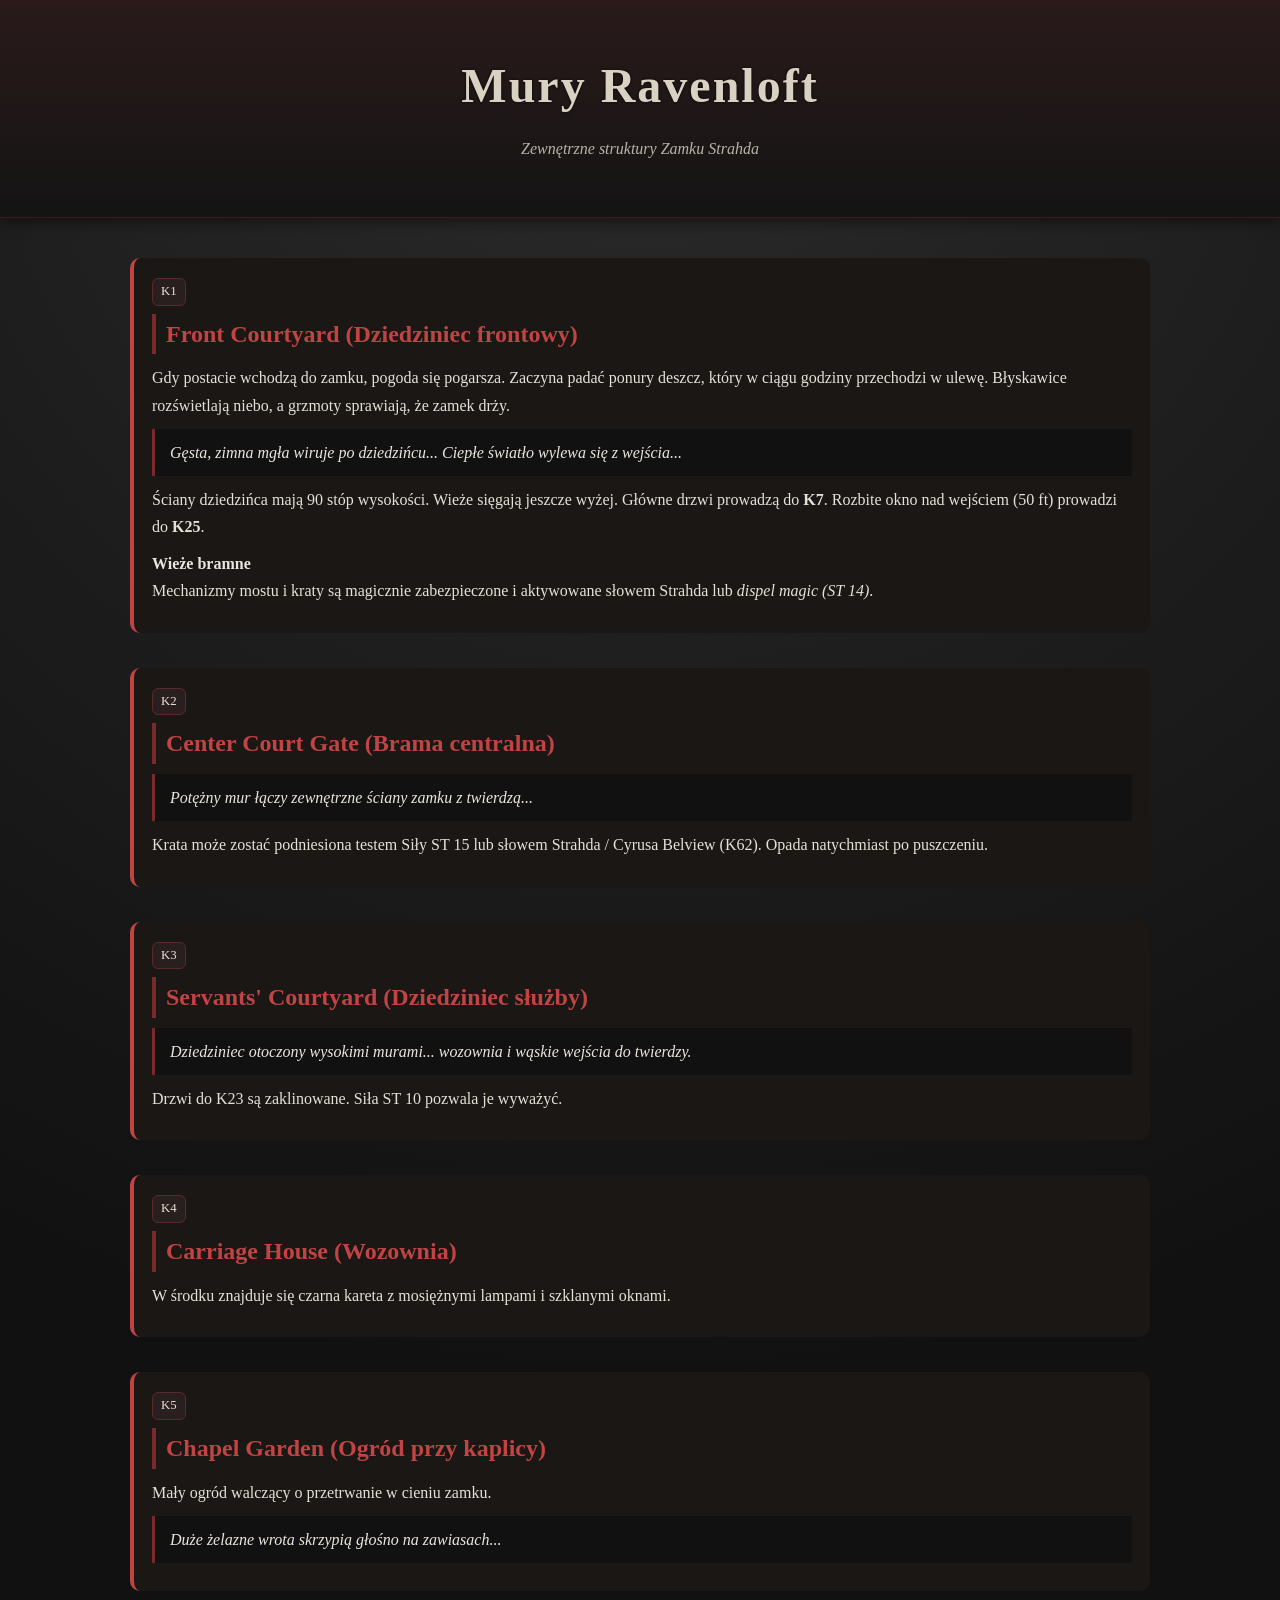
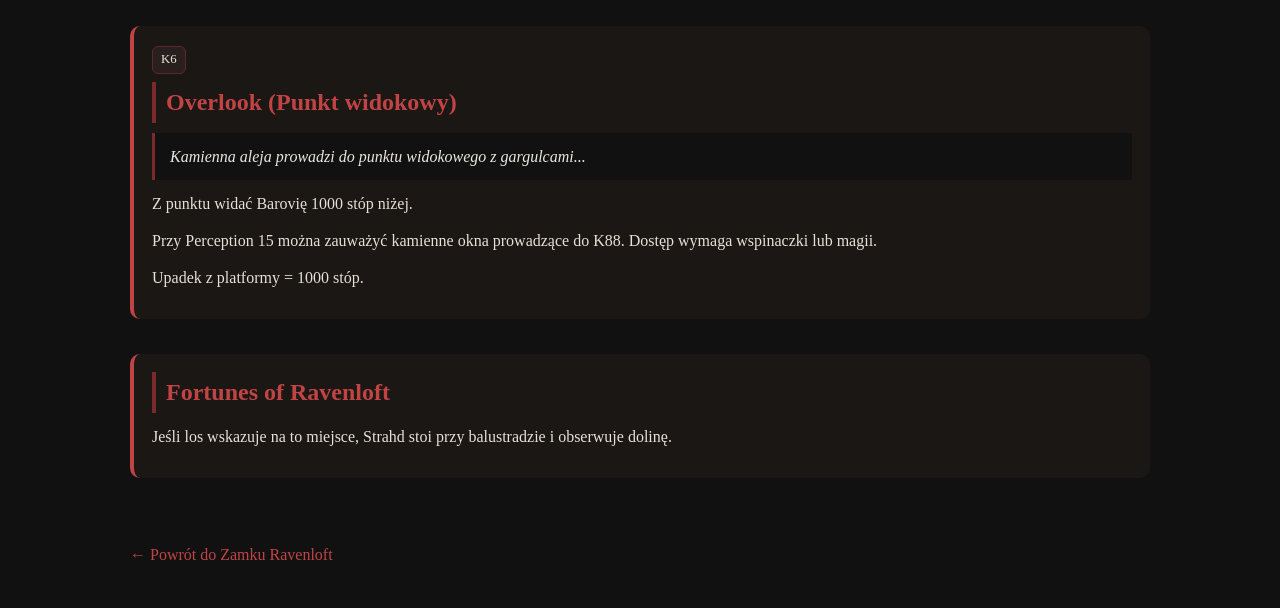
<file: pages/page2/mury.html>
<!DOCTYPE html>
<html lang="pl">
<head>
<meta charset="UTF-8">
<title>Mury Ravenloft</title>
<link rel="stylesheet" href="../../style.css">

<style>
main{
    max-width:1100px;
    margin:auto;
    padding:40px;
}

.area{
    margin-bottom:35px;
    padding:18px;
    background:#1a1715;
    border-left:4px solid #c14444;
    border-radius:10px;
}

.area h2{
    margin-bottom:10px;
}

blockquote{
    margin:10px 0;
    padding:10px 15px;
    background:#111;
    border-left:3px solid #7a2a2a;
    font-style:italic;
}

.tag{
    display:inline-block;
    padding:2px 8px;
    font-size:0.8rem;
    background:#2a1f1f;
    border:1px solid #5a2a2a;
    border-radius:6px;
    margin-bottom:8px;
    color:#e6e1d6;
}
</style>

</head>

<body>

<header>
    <h1>Mury Ravenloft</h1>
    <p>Zewnętrzne struktury Zamku Strahda</p>
</header>

<main>

<!-- ================= K1 ================= -->
<section class="area">
    <span class="tag">K1</span>
    <h2>Front Courtyard (Dziedziniec frontowy)</h2>

    <p>
        Gdy postacie wchodzą do zamku, pogoda się pogarsza. Zaczyna padać ponury deszcz,
        który w ciągu godziny przechodzi w ulewę. Błyskawice rozświetlają niebo,
        a grzmoty sprawiają, że zamek drży.
    </p>

    <blockquote>
        Gęsta, zimna mgła wiruje po dziedzińcu... Ciepłe światło wylewa się z wejścia...
    </blockquote>

    <p>
        Ściany dziedzińca mają 90 stóp wysokości. Wieże sięgają jeszcze wyżej.
        Główne drzwi prowadzą do <b>K7</b>. Rozbite okno nad wejściem (50 ft)
        prowadzi do <b>K25</b>.
    </p>

    <h4>Wieże bramne</h4>
    <p>
        Mechanizmy mostu i kraty są magicznie zabezpieczone i aktywowane słowem Strahda
        lub <i>dispel magic (ST 14)</i>.
    </p>
</section>

<!-- ================= K2 ================= -->
<section class="area">
    <span class="tag">K2</span>
    <h2>Center Court Gate (Brama centralna)</h2>

    <blockquote>
        Potężny mur łączy zewnętrzne ściany zamku z twierdzą...
    </blockquote>

    <p>
        Krata może zostać podniesiona testem Siły ST 15 lub słowem Strahda / Cyrusa Belview (K62).
        Opada natychmiast po puszczeniu.
    </p>
</section>

<!-- ================= K3 ================= -->
<section class="area">
    <span class="tag">K3</span>
    <h2>Servants' Courtyard (Dziedziniec służby)</h2>

    <blockquote>
        Dziedziniec otoczony wysokimi murami... wozownia i wąskie wejścia do twierdzy.
    </blockquote>

    <p>
        Drzwi do K23 są zaklinowane. Siła ST 10 pozwala je wyważyć.
    </p>
</section>

<!-- ================= K4 ================= -->
<section class="area">
    <span class="tag">K4</span>
    <h2>Carriage House (Wozownia)</h2>

    <p>
        W środku znajduje się czarna kareta z mosiężnymi lampami i szklanymi oknami.
    </p>
</section>

<!-- ================= K5 ================= -->
<section class="area">
    <span class="tag">K5</span>
    <h2>Chapel Garden (Ogród przy kaplicy)</h2>

    <p>
        Mały ogród walczący o przetrwanie w cieniu zamku.
    </p>

    <blockquote>
        Duże żelazne wrota skrzypią głośno na zawiasach...
    </blockquote>
</section>

<!-- ================= K6 ================= -->
<section class="area">
    <span class="tag">K6</span>
    <h2>Overlook (Punkt widokowy)</h2>

    <blockquote>
        Kamienna aleja prowadzi do punktu widokowego z gargulcami...
    </blockquote>

    <p>
        Z punktu widać Barovię 1000 stóp niżej.
    </p>

    <p>
        Przy Perception 15 można zauważyć kamienne okna prowadzące do K88.
        Dostęp wymaga wspinaczki lub magii.
    </p>

    <p>
        Upadek z platformy = 1000 stóp.
    </p>
</section>

<!-- ================= STRAHD ================= -->
<section class="area">
    <h2>Fortunes of Ravenloft</h2>

    <p>
        Jeśli los wskazuje na to miejsce, Strahd stoi przy balustradzie i obserwuje dolinę.
    </p>
</section>

<br>

<a href="../zamek-ravenloft.html">← Powrót do Zamku Ravenloft</a>

</main>

</body>
</html>
</file>
<file: style.css>
/* =========================
   RESET
========================= */

*{
    margin:0;
    padding:0;
    box-sizing:border-box;
}

/* =========================
   GŁÓWNE TŁO – PAPIER + CIEMNA MGŁA
========================= */

body{
    font-family: "Georgia", "Times New Roman", serif;

    background:
        radial-gradient(circle at top, #2b2b2b 0%, #111 60%),
        linear-gradient(180deg, #1a1a1a, #0d0d0d);

    color:#eae6dd;
    line-height:1.7;
}

/* =========================
   HEADER – SUBTELNY GOTYK
========================= */

header{
    text-align:center;
    padding:45px 20px;

    background:
        linear-gradient(180deg, #2a1a1a, #141414);

    border-bottom:1px solid #3a1f1f;
    box-shadow: 0 2px 15px rgba(0,0,0,0.6);
}

header h1{
    font-size:3rem;
    letter-spacing:2px;
    color:#d9d2c3;
    text-shadow:0 0 3px rgba(0,0,0,0.8);
}

header p{
    margin-top:8px;
    color:#b9b2a6;
    font-style:italic;
}

/* =========================
   UKŁAD STRONY
========================= */

main{
    max-width:1100px;
    margin:auto;
    padding:40px;
}

/* =========================
   TEKST
========================= */

h2{
    color:#c14444; /* krew Strahda */
    margin-bottom:10px;
    border-left:4px solid #7a2a2a;
    padding-left:10px;
}

p{
    margin-bottom:10px;
    color:#e6e1d6;
}

/* =========================
   LINKI
========================= */

a{
    color:#c14444;
    text-decoration:none;
    transition:0.2s;
}

a:hover{
    color:#e85a5a;
    text-shadow:0 0 6px rgba(193,68,68,0.4);
}

/* =========================
   NAWIGACJA (NAJWAŻNIEJSZA ZMIANA)
========================= */

.grid{
    display:grid;
    grid-template-columns:repeat(auto-fit,minmax(240px,1fr));
    gap:18px;
    margin-top:20px;
}

/* Karty – bardziej „papierowe” niż neonowe */
.card{
    display:block;
    padding:22px;

    background:
        linear-gradient(180deg, #2a2622, #1b1815);

    border:1px solid #3b2a2a;
    border-radius:10px;

    color:#e8e2d6;
    font-weight:bold;
    text-align:center;

    transition:0.2s ease;

    box-shadow:0 2px 10px rgba(0,0,0,0.4);
}

/* hover – „krwawy ślad”, ale delikatny */
.card:hover{
    transform:translateY(-4px);

    border-color:#c14444;

    box-shadow:
        0 0 10px rgba(193,68,68,0.25),
        0 5px 15px rgba(0,0,0,0.5);
}

/* =========================
   PRZYCISKI
========================= */

button{
    padding:11px 16px;

    background:#2a1f1f;
    color:#f2e9e4;

    border:1px solid #5a2a2a;
    border-radius:8px;

    cursor:pointer;

    transition:0.2s;
    font-weight:bold;
}

button:hover{
    background:#3a2525;
    border-color:#c14444;
}

/* =========================
   WYNIKI MG
========================= */

.result{
    margin-top:15px;
    padding:14px;

    background:#1a1715;

    border-left:4px solid #c14444;
    border-radius:8px;

    color:#eee;
}

/* =========================
   TABELKI
========================= */

table{
    width:100%;
    border-collapse:collapse;
    margin-top:15px;
    margin-bottom:25px;

    background:#1a1715;
}

th, td{
    border:1px solid #3b2a2a;
    padding:10px;
}

th{
    background:#2a1f1f;
    color:#e0b4b4;
}

/* =========================
   OSTRZEŻENIA
========================= */

.warning{
    margin-top:25px;
    padding:14px;

    background:#1a1414;
    border-left:4px solid #c14444;

    border-radius:8px;
}

/* =========================
   SELEKCJA TEKSTU (KRWAWY AKCENT)
========================= */

::selection{
    background:#c14444;
    color:#111;
}


.hero-image img{
    width:100%;
    max-height:500px;
    object-fit:cover;

    border-radius:12px;
    border:2px solid #5a2a2a;

    filter:
        contrast(105%)
        brightness(90%)
        saturate(90%);

    box-shadow:
        0 0 25px rgba(0,0,0,0.6);
}
</file>
